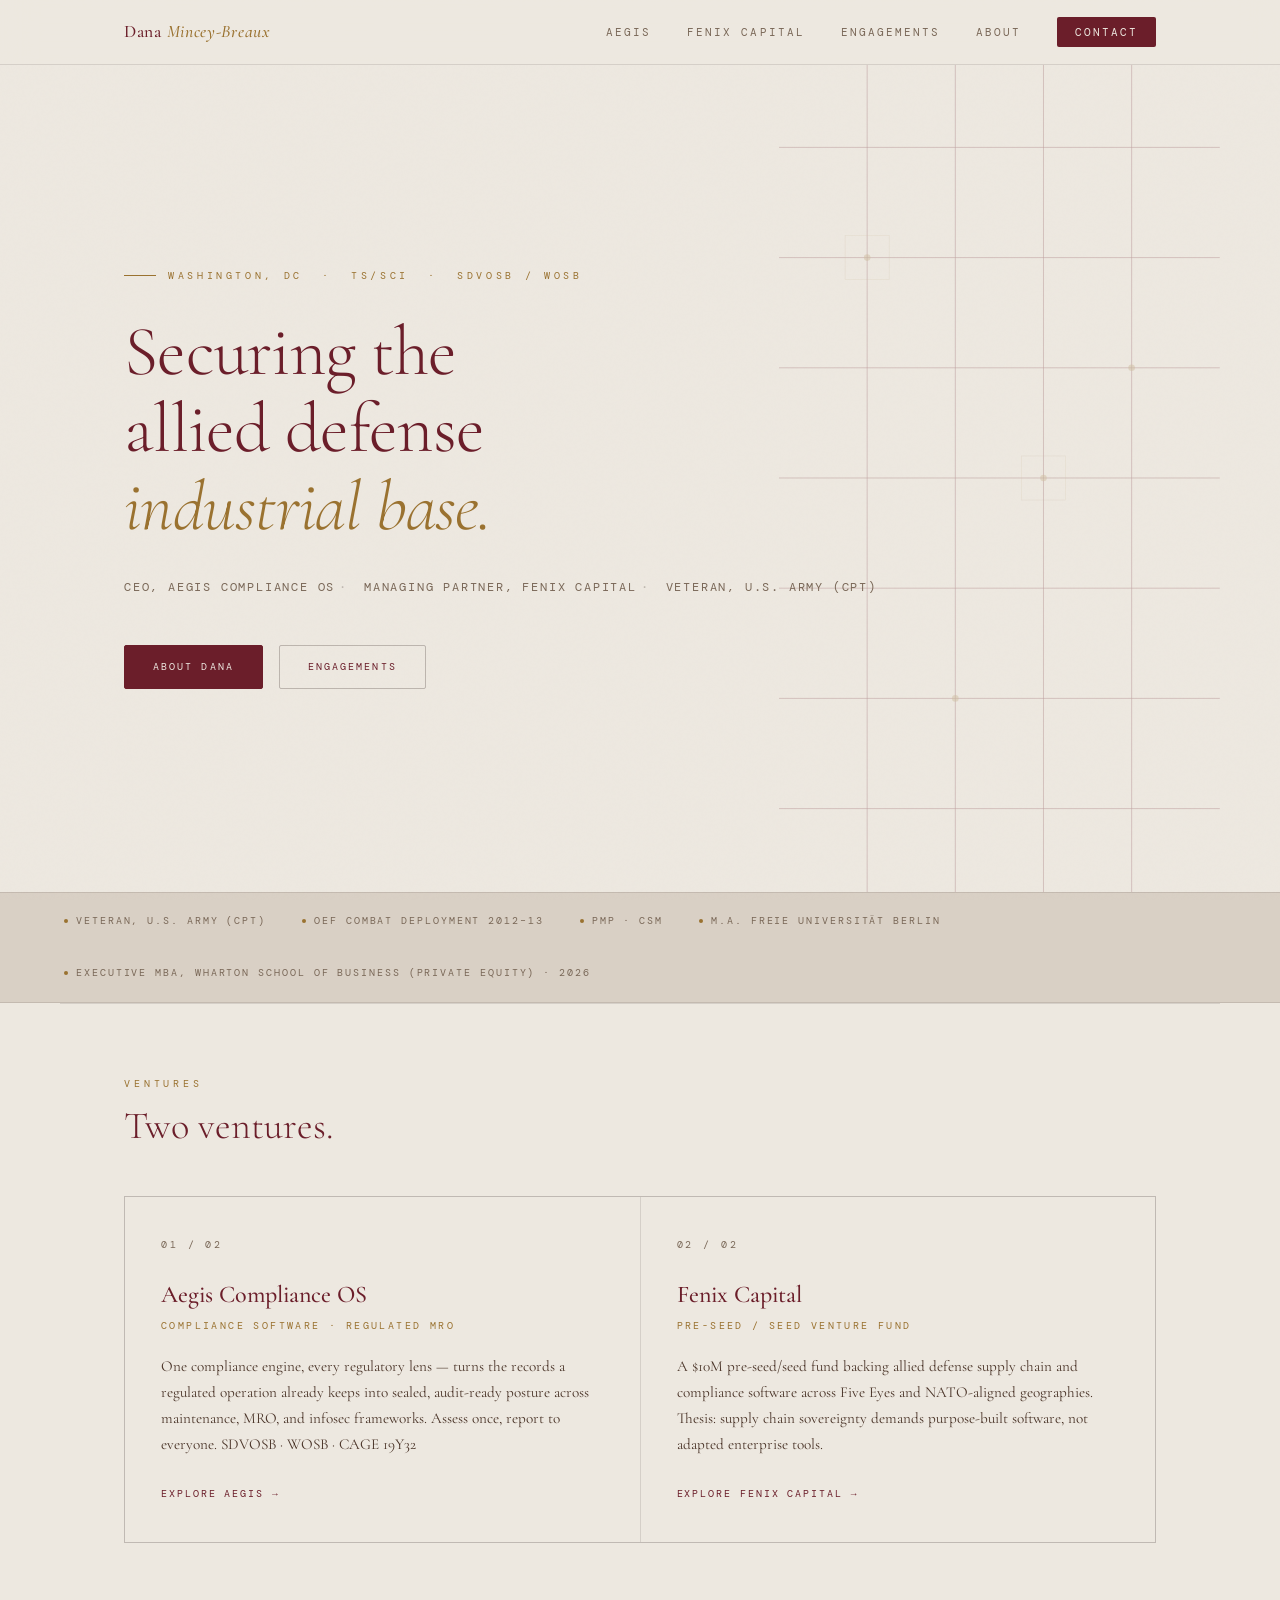
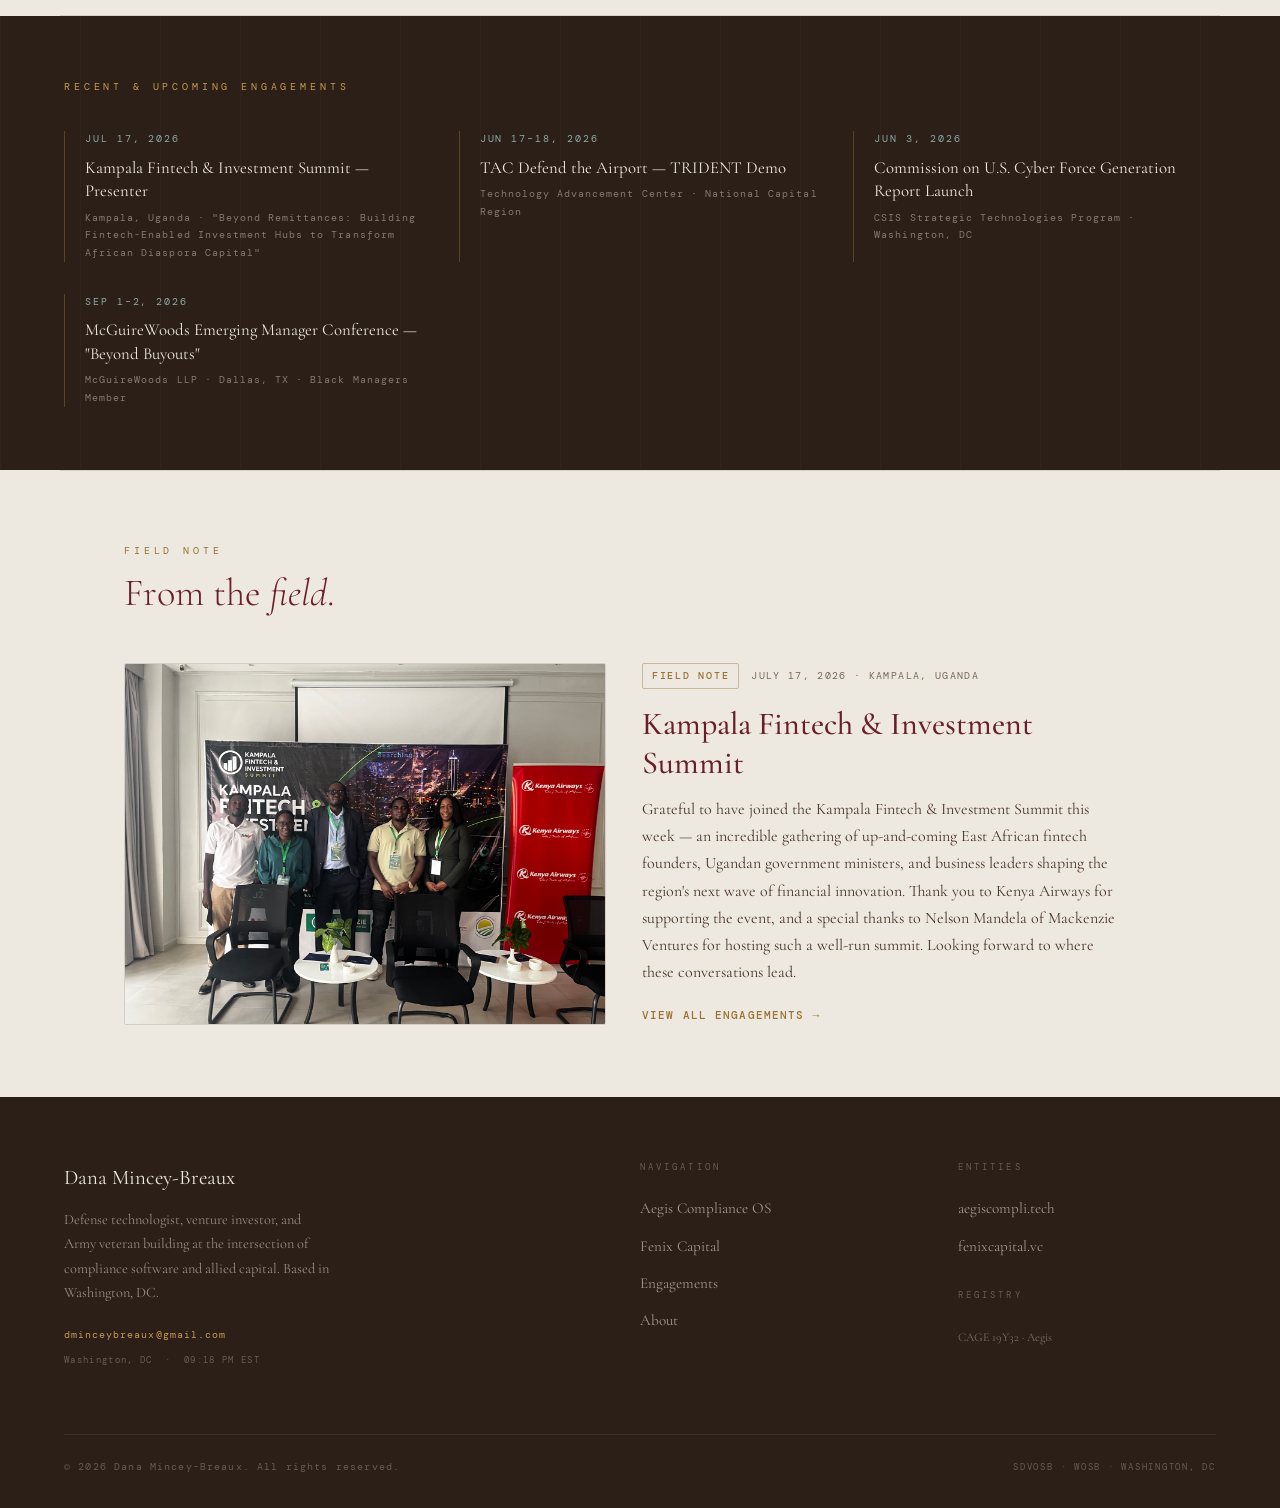
<file: index.html>
<!DOCTYPE html>
<html lang="en">
<head>
  <meta charset="UTF-8">
  <meta name="viewport" content="width=device-width, initial-scale=1.0">
  <title>Dana Mincey-Breaux — Defense Technologist · Founder · Investor</title>
  <meta name="description" content="Dana Mincey-Breaux — U.S. Army veteran (CPT), CEO of Aegis Compliance OS and Managing Partner of Fenix Capital, building at the intersection of defense, technology, and capital.">
  <link rel="stylesheet" href="css/style.css">
</head>
<body>

<!-- NAV -->
<nav class="nav">
  <div class="nav-inner">
    <a class="nav-logo" href="index.html">Dana <span>Mincey-Breaux</span></a>
    <ul class="nav-links">
      <li><a href="aegis.html">Aegis</a></li>
      <li><a href="fenix.html">Fenix Capital</a></li>
      <li><a href="engagements.html">Engagements</a></li>
      <li><a href="about.html">About</a></li>
      <li><a href="about.html#contact" class="nav-cta">Contact</a></li>
    </ul>
    <button class="nav-toggle" aria-label="Toggle navigation">
      <span></span><span></span><span></span>
    </button>
  </div>
</nav>

<div class="page">

  <!-- HERO -->
  <section class="hero container">
    <!-- Decorative grid -->
    <div class="hero-grid" aria-hidden="true">
      <svg viewBox="0 0 400 800" fill="none" xmlns="http://www.w3.org/2000/svg" preserveAspectRatio="xMaxYMid slice">
        <line x1="80" y1="0" x2="80" y2="800" stroke="#6B1E2A" stroke-width="0.5"/>
        <line x1="160" y1="0" x2="160" y2="800" stroke="#6B1E2A" stroke-width="0.5"/>
        <line x1="240" y1="0" x2="240" y2="800" stroke="#6B1E2A" stroke-width="0.5"/>
        <line x1="320" y1="0" x2="320" y2="800" stroke="#6B1E2A" stroke-width="0.5"/>
        <line x1="0" y1="100" x2="400" y2="100" stroke="#6B1E2A" stroke-width="0.5"/>
        <line x1="0" y1="200" x2="400" y2="200" stroke="#6B1E2A" stroke-width="0.5"/>
        <line x1="0" y1="300" x2="400" y2="300" stroke="#6B1E2A" stroke-width="0.5"/>
        <line x1="0" y1="400" x2="400" y2="400" stroke="#6B1E2A" stroke-width="0.5"/>
        <line x1="0" y1="500" x2="400" y2="500" stroke="#6B1E2A" stroke-width="0.5"/>
        <line x1="0" y1="600" x2="400" y2="600" stroke="#6B1E2A" stroke-width="0.5"/>
        <line x1="0" y1="700" x2="400" y2="700" stroke="#6B1E2A" stroke-width="0.5"/>
        <circle cx="80" cy="200" r="3" fill="#9A7230" opacity="0.5"/>
        <circle cx="240" cy="400" r="3" fill="#9A7230" opacity="0.5"/>
        <circle cx="160" cy="600" r="3" fill="#9A7230" opacity="0.5"/>
        <circle cx="320" cy="300" r="3" fill="#9A7230" opacity="0.5"/>
        <rect x="60" y="180" width="40" height="40" stroke="#9A7230" stroke-width="0.5" fill="none" opacity="0.3"/>
        <rect x="220" y="380" width="40" height="40" stroke="#9A7230" stroke-width="0.5" fill="none" opacity="0.3"/>
      </svg>
    </div>

    <div class="hero-eyebrow unredact unredact-1">
      Washington, DC &nbsp;·&nbsp; TS/SCI &nbsp;·&nbsp; SDVOSB / WOSB
    </div>

    <h1 class="hero-headline">
      <span class="unredact unredact-2">Securing the</span><br>
      <span class="unredact unredact-3">allied defense</span><br>
      <span class="unredact unredact-4"><em>industrial base.</em></span>
    </h1>

    <div class="hero-sub unredact unredact-4">
      <div class="hero-sub-item">CEO, Aegis Compliance OS</div>
      <div class="hero-sub-item">Managing Partner, Fenix Capital</div>
      <div class="hero-sub-item">Veteran, U.S. Army (CPT)</div>
    </div>

    <div class="hero-actions unredact unredact-4">
      <a href="about.html" class="btn btn-primary">About Dana</a>
      <a href="engagements.html" class="btn btn-outline">Engagements</a>
    </div>
  </section>

  <!-- CREDENTIALS BAR -->
  <div class="credentials-bar">
    <div class="credentials-inner">
      <div class="cred-item">Veteran, U.S. Army (CPT)</div>
      <div class="cred-item">OEF Combat Deployment 2012–13</div>
      <div class="cred-item">PMP · CSM</div>
      <div class="cred-item">M.A. Freie Universität Berlin</div>
      <div class="cred-item">Executive MBA, Wharton School of Business (Private Equity) · 2026</div>
    </div>
  </div>

  <hr class="divider">

  <!-- ENTITIES -->
  <section class="entities">
    <div class="section-header reveal">
      <div class="section-label">Ventures</div>
      <h2 class="section-title">Two ventures.</h2>
    </div>

    <div class="entity-grid">
      <a class="entity-card reveal" href="aegis.html">
        <div class="entity-num">01 / 02</div>
        <div class="entity-name">Aegis Compliance OS</div>
        <div class="entity-type">Compliance Software · Regulated MRO</div>
        <p class="entity-desc">
          One compliance engine, every regulatory lens — turns the records a regulated
          operation already keeps into sealed, audit-ready posture across maintenance, MRO,
          and infosec frameworks. Assess once, report to everyone.
          SDVOSB · WOSB · CAGE 19Y32
        </p>
        <div class="entity-link">Explore Aegis</div>
      </a>

      <a class="entity-card reveal" href="fenix.html">
        <div class="entity-num">02 / 02</div>
        <div class="entity-name">Fenix Capital</div>
        <div class="entity-type">Pre-Seed / Seed Venture Fund</div>
        <p class="entity-desc">
          A $10M pre-seed/seed fund backing allied defense supply chain and compliance
          software across Five Eyes and NATO-aligned geographies. Thesis: supply chain
          sovereignty demands purpose-built software, not adapted enterprise tools.
        </p>
        <div class="entity-link">Explore Fenix Capital</div>
      </a>
    </div>
  </section>

  <hr class="divider">

  <!-- ENGAGEMENTS STRIP -->
  <section class="engagements-strip">
    <div class="engagements-inner">
      <div class="engagements-label">Recent &amp; Upcoming Engagements</div>
      <div class="engagement-list">
        <div class="engagement-item reveal">
          <div class="engagement-date">Jul 17, 2026</div>
          <div class="engagement-title">Kampala Fintech &amp; Investment Summit — Presenter</div>
          <div class="engagement-org">Kampala, Uganda · "Beyond Remittances: Building Fintech-Enabled Investment Hubs to Transform African Diaspora Capital"</div>
        </div>
        <div class="engagement-item reveal">
          <div class="engagement-date">Jun 17–18, 2026</div>
          <div class="engagement-title">TAC Defend the Airport — TRIDENT Demo</div>
          <div class="engagement-org">Technology Advancement Center · National Capital Region</div>
        </div>
        <div class="engagement-item reveal">
          <div class="engagement-date">Jun 3, 2026</div>
          <div class="engagement-title">Commission on U.S. Cyber Force Generation Report Launch</div>
          <div class="engagement-org">CSIS Strategic Technologies Program · Washington, DC</div>
        </div>
        <div class="engagement-item reveal">
          <div class="engagement-date">Sep 1–2, 2026</div>
          <div class="engagement-title">McGuireWoods Emerging Manager Conference — "Beyond Buyouts"</div>
          <div class="engagement-org">McGuireWoods LLP · Dallas, TX · Black Managers Member</div>
        </div>
      </div>
    </div>
  </section>

  <hr class="divider">

  <!-- FIELD NOTE -->
  <section class="section container">
    <div class="section-header reveal">
      <div class="section-label">Field Note</div>
      <h2 class="section-title">From the <em>field</em>.</h2>
    </div>
    <div class="reveal" style="display:flex; flex-wrap:wrap; gap:36px; align-items:stretch; max-width:1000px; margin-top:8px;">
      <div style="flex:1 1 340px; min-width:280px;">
        <img src="assets/kampala-fintech-summit.jpg" alt="Dana Mincey-Breaux with East African fintech founders and leaders at the Kampala Fintech &amp; Investment Summit, Kampala, Uganda" style="display:block; width:100%; height:100%; object-fit:cover; border:1px solid var(--rule); border-radius:2px;">
      </div>
      <div style="flex:1 1 340px; min-width:280px; display:flex; flex-direction:column; justify-content:center;">
        <div style="display:flex; gap:12px; align-items:center; margin-bottom:16px;">
          <span style="font-family:var(--font-mono); font-size:0.6rem; font-weight:500; letter-spacing:0.18em; text-transform:uppercase; color:var(--blue); border:1px solid rgba(154,114,48,0.4); border-radius:2px; padding:4px 9px;">Field Note</span>
          <span style="font-family:var(--font-mono); font-size:0.6rem; letter-spacing:0.14em; text-transform:uppercase; color:var(--text-light);">July 17, 2026 · Kampala, Uganda</span>
        </div>
        <h3 style="font-family:var(--font-display); font-size:clamp(1.5rem,2.6vw,2rem); font-weight:500; line-height:1.2; color:var(--navy); margin-bottom:14px;">Kampala Fintech &amp; Investment Summit</h3>
        <p style="font-size:1rem; line-height:1.7; color:var(--text-mid); margin-bottom:20px;">Grateful to have joined the Kampala Fintech &amp; Investment Summit this week — an incredible gathering of up-and-coming East African fintech founders, Ugandan government ministers, and business leaders shaping the region's next wave of financial innovation. Thank you to Kenya Airways for supporting the event, and a special thanks to Nelson Mandela of Mackenzie Ventures for hosting such a well-run summit. Looking forward to where these conversations lead.</p>
        <a href="engagements.html" style="font-family:var(--font-mono); font-size:0.7rem; font-weight:500; letter-spacing:0.1em; text-transform:uppercase; color:var(--blue); text-decoration:none;">View all engagements →</a>
      </div>
    </div>
  </section>

  <!-- FOOTER -->
  <footer class="footer">
    <div class="footer-inner">
      <div>
        <div class="footer-about-name">Dana Mincey-Breaux</div>
        <p class="footer-about-desc">
          Defense technologist, venture investor, and Army veteran building at the intersection
          of compliance software and allied capital.
          Based in Washington, DC.
        </p>
        <div class="footer-contact-line">
          <a href="mailto:dminceybreaux@gmail.com">dminceybreaux@gmail.com</a>
        </div>
        <div class="footer-contact-line" style="margin-top:10px;font-family:var(--font-mono);font-size:0.55rem;letter-spacing:0.15em;color:rgba(237,232,224,0.3);">
          Washington, DC &nbsp;·&nbsp; <span id="live-clock"></span>
        </div>
      </div>
      <div>
        <div class="footer-col-label">Navigation</div>
        <ul class="footer-links">
          <li><a href="aegis.html">Aegis Compliance OS</a></li>
          <li><a href="fenix.html">Fenix Capital</a></li>
          <li><a href="engagements.html">Engagements</a></li>
          <li><a href="about.html">About</a></li>
        </ul>
      </div>
      <div>
        <div class="footer-col-label">Entities</div>
        <ul class="footer-links">
          <li><a href="https://aegiscompli.tech" target="_blank" rel="noopener">aegiscompli.tech</a></li>
          <li><a href="https://fenixcapital.vc" target="_blank" rel="noopener">fenixcapital.vc</a></li>
        </ul>
        <div class="footer-col-label" style="margin-top:28px;">Registry</div>
        <ul class="footer-links">
          <li><a href="#" style="font-size:0.75rem;color:rgba(237,232,224,0.4);">CAGE 19Y32 · Aegis</a></li>
        </ul>
      </div>
    </div>
    <div class="footer-bottom">
      <div class="footer-copy">© 2026 Dana Mincey-Breaux. All rights reserved.</div>
      <div class="footer-sdvosb">SDVOSB · WOSB · Washington, DC</div>
    </div>
  </footer>

</div><!-- end .page -->

<script src="js/main.js"></script>
</body>
</html>
</file>
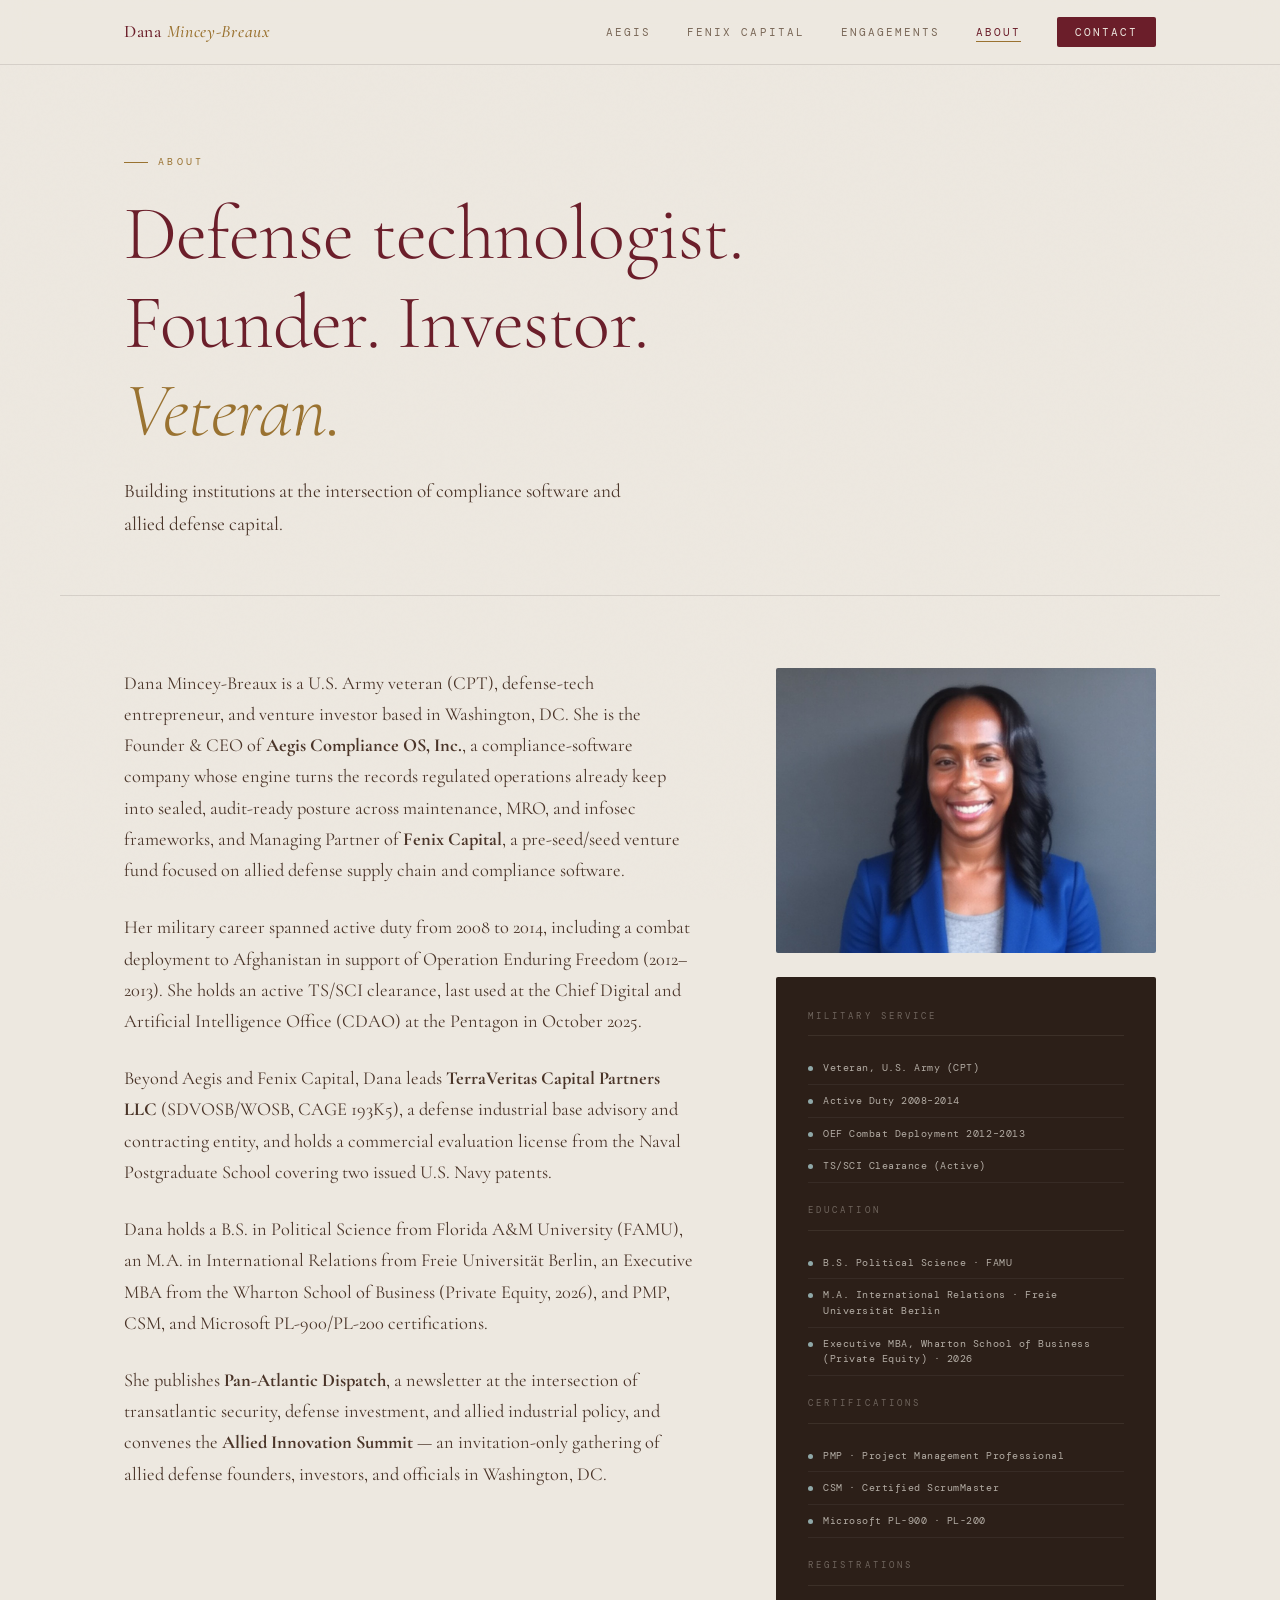
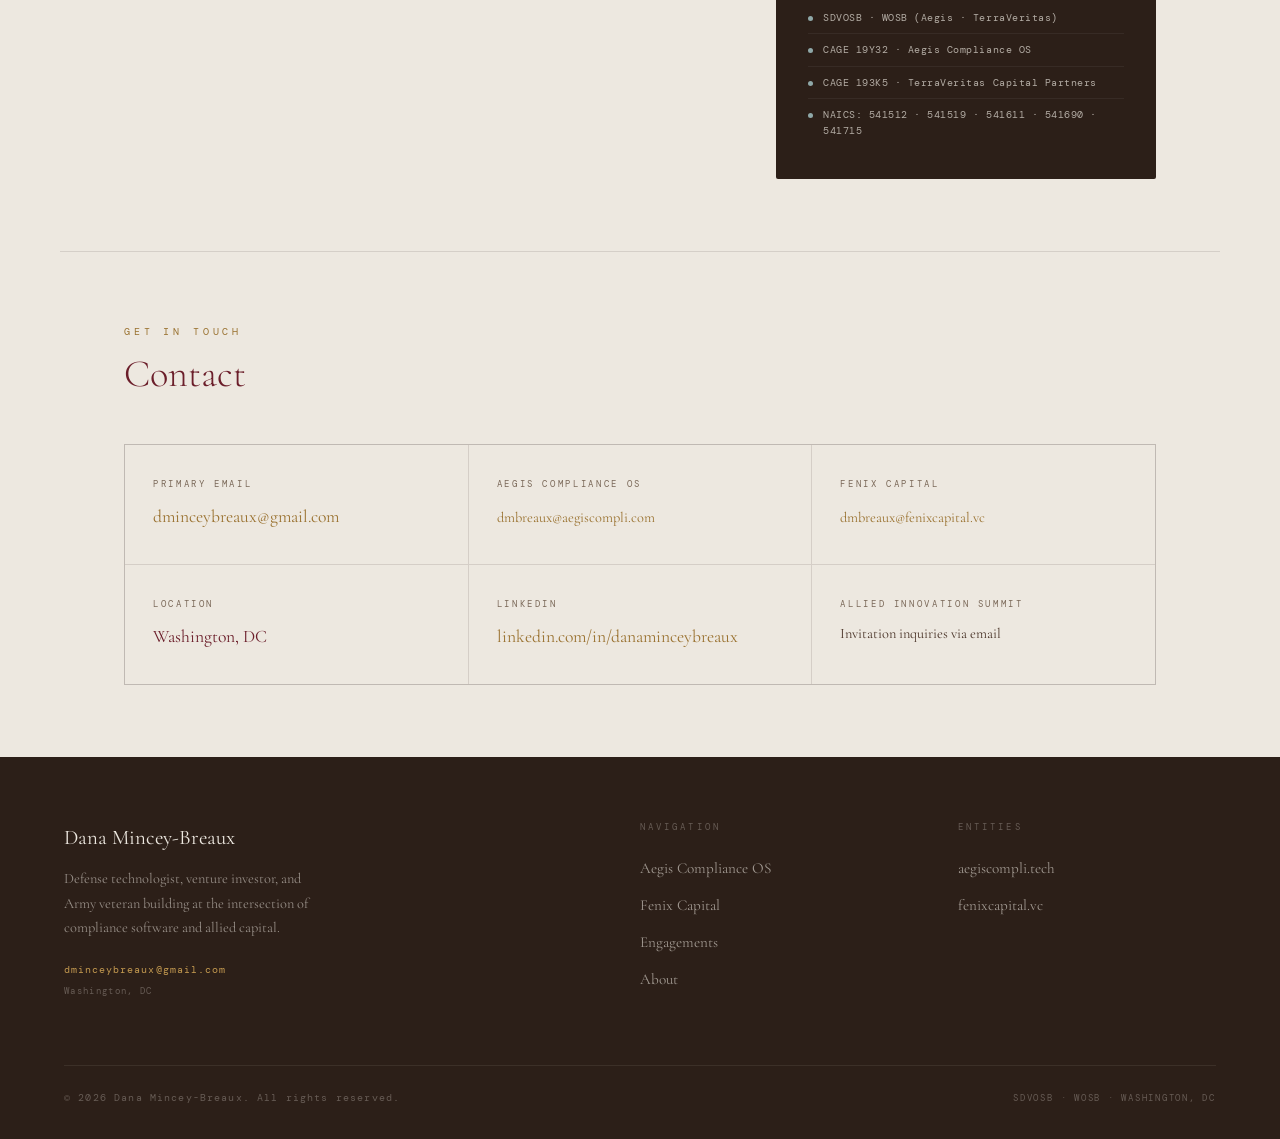
<file: about.html>
<!DOCTYPE html>
<html lang="en">
<head>
  <meta charset="UTF-8">
  <meta name="viewport" content="width=device-width, initial-scale=1.0">
  <title>About — Dana Mincey-Breaux</title>
  <meta name="description" content="U.S. Army veteran (CPT), defense-tech founder, and venture investor building at the intersection of compliance software, allied capital, and national security.">
  <link rel="stylesheet" href="css/style.css">
</head>
<body>

<nav class="nav">
  <div class="nav-inner">
    <a class="nav-logo" href="index.html">Dana <span>Mincey-Breaux</span></a>
    <ul class="nav-links">
      <li><a href="aegis.html">Aegis</a></li>
      <li><a href="fenix.html">Fenix Capital</a></li>
      <li><a href="engagements.html">Engagements</a></li>
      <li><a href="about.html">About</a></li>
      <li><a href="about.html#contact" class="nav-cta">Contact</a></li>
    </ul>
    <button class="nav-toggle" aria-label="Toggle navigation">
      <span></span><span></span><span></span>
    </button>
  </div>
</nav>

<div class="page">

  <div class="page-hero">
    <div class="page-hero-eyebrow">About</div>
    <h1>Defense technologist.<br>Founder. Investor.<br><em style="color:var(--blue);font-style:italic;">Veteran.</em></h1>
    <p class="page-hero-sub">
      Building institutions at the intersection of compliance software
      and allied defense capital.
    </p>
  </div>

  <section class="section">
    <div class="bio-grid">
      <div class="bio-body">
        <p>
          Dana Mincey-Breaux is a U.S. Army veteran (CPT), defense-tech
          entrepreneur, and venture investor based in Washington, DC. She is the
          Founder &amp; CEO of <strong>Aegis Compliance OS, Inc.</strong>, a compliance-software
          company whose engine turns the records regulated operations already keep into
          sealed, audit-ready posture across maintenance, MRO, and infosec frameworks, and
          Managing Partner of <strong>Fenix Capital</strong>, a
          pre-seed/seed venture fund focused on allied defense supply chain and compliance
          software.
        </p>
        <p>
          Her military career spanned active duty from 2008 to 2014, including a combat
          deployment to Afghanistan in support of Operation Enduring Freedom (2012–2013).
          She holds an active TS/SCI clearance, last used at the Chief Digital and
          Artificial Intelligence Office (CDAO) at the Pentagon in October 2025.
        </p>
        <p>
          Beyond Aegis and Fenix Capital, Dana leads <strong>TerraVeritas Capital Partners LLC</strong>
          (SDVOSB/WOSB, CAGE 193K5), a defense industrial base advisory and contracting
          entity, and holds a commercial evaluation license from the Naval Postgraduate
          School covering two issued U.S. Navy patents.
        </p>
        <p>
          Dana holds a B.S. in Political Science from Florida A&amp;M University (FAMU), an
          M.A. in International Relations from Freie Universität Berlin, an Executive MBA
          from the Wharton School of Business (Private Equity, 2026), and PMP, CSM, and
          Microsoft PL-900/PL-200 certifications.
        </p>
        <p>
          She publishes <strong>Pan-Atlantic Dispatch</strong>, a newsletter at the intersection of
          transatlantic security, defense investment, and allied industrial policy, and
          convenes the <strong>Allied Innovation Summit</strong> — an invitation-only gathering of
          allied defense founders, investors, and officials in Washington, DC.
        </p>
      </div>

      <div>
        <img src="assets/professional-photo.jpg" alt="Portrait of Dana Mincey-Breaux" class="about-portrait reveal">
        <div class="credentials-panel reveal">
          <div class="creds-section-label">Military Service</div>
          <div class="cred-row"><div class="cred-dot"></div><div class="cred-text">Veteran, U.S. Army (CPT)</div></div>
          <div class="cred-row"><div class="cred-dot"></div><div class="cred-text">Active Duty 2008–2014</div></div>
          <div class="cred-row"><div class="cred-dot"></div><div class="cred-text">OEF Combat Deployment 2012–2013</div></div>
          <div class="cred-row"><div class="cred-dot"></div><div class="cred-text">TS/SCI Clearance (Active)</div></div>

          <div class="creds-section-label" style="margin-top:20px;">Education</div>
          <div class="cred-row"><div class="cred-dot"></div><div class="cred-text">B.S. Political Science · FAMU</div></div>
          <div class="cred-row"><div class="cred-dot"></div><div class="cred-text">M.A. International Relations · Freie Universität Berlin</div></div>
          <div class="cred-row"><div class="cred-dot"></div><div class="cred-text">Executive MBA, Wharton School of Business (Private Equity) · 2026</div></div>

          <div class="creds-section-label" style="margin-top:20px;">Certifications</div>
          <div class="cred-row"><div class="cred-dot"></div><div class="cred-text">PMP · Project Management Professional</div></div>
          <div class="cred-row"><div class="cred-dot"></div><div class="cred-text">CSM · Certified ScrumMaster</div></div>
          <div class="cred-row"><div class="cred-dot"></div><div class="cred-text">Microsoft PL-900 · PL-200</div></div>

          <div class="creds-section-label" style="margin-top:20px;">Registrations</div>
          <div class="cred-row"><div class="cred-dot"></div><div class="cred-text">SDVOSB · WOSB (Aegis · TerraVeritas)</div></div>
          <div class="cred-row"><div class="cred-dot"></div><div class="cred-text">CAGE 19Y32 · Aegis Compliance OS</div></div>
          <div class="cred-row"><div class="cred-dot"></div><div class="cred-text">CAGE 193K5 · TerraVeritas Capital Partners</div></div>
          <div class="cred-row"><div class="cred-dot"></div><div class="cred-text">NAICS: 541512 · 541519 · 541611 · 541690 · 541715</div></div>
        </div>
      </div>
    </div>
  </section>

  <hr class="divider">

  <!-- CONTACT -->
  <section class="section" id="contact">
    <div class="section-header reveal">
      <div class="section-label">Get in Touch</div>
      <h2 class="section-title">Contact</h2>
    </div>
    <div class="three-col reveal">
      <div class="info-cell">
        <div class="info-cell-label">Primary Email</div>
        <div class="info-cell-value"><a href="mailto:dminceybreaux@gmail.com" style="color:var(--blue);">dminceybreaux@gmail.com</a></div>
      </div>
      <div class="info-cell">
        <div class="info-cell-label">Aegis Compliance OS</div>
        <div class="info-cell-value"><a href="mailto:dmbreaux@aegiscompli.com" style="color:var(--blue);font-size:0.9rem;">dmbreaux@aegiscompli.com</a></div>
      </div>
      <div class="info-cell">
        <div class="info-cell-label">Fenix Capital</div>
        <div class="info-cell-value"><a href="mailto:dmbreaux@fenixcapital.vc" style="color:var(--blue);font-size:0.9rem;">dmbreaux@fenixcapital.vc</a></div>
      </div>
      <div class="info-cell">
        <div class="info-cell-label">Location</div>
        <div class="info-cell-value">Washington, DC</div>
      </div>
      <div class="info-cell">
        <div class="info-cell-label">LinkedIn</div>
        <div class="info-cell-value"><a href="https://linkedin.com/in/danaminceybreaux" target="_blank" rel="noopener" style="color:var(--blue);">linkedin.com/in/danaminceybreaux</a></div>
      </div>
      <div class="info-cell">
        <div class="info-cell-label">Allied Innovation Summit</div>
        <div class="info-cell-value" style="font-size:0.9rem;color:var(--text-mid);">Invitation inquiries via email</div>
      </div>
    </div>
  </section>

  <footer class="footer">
    <div class="footer-inner">
      <div>
        <div class="footer-about-name">Dana Mincey-Breaux</div>
        <p class="footer-about-desc">Defense technologist, venture investor, and Army veteran building at the intersection of compliance software and allied capital.</p>
        <div class="footer-contact-line"><a href="mailto:dminceybreaux@gmail.com">dminceybreaux@gmail.com</a></div>
        <div class="footer-contact-line" style="margin-top:6px;font-family:var(--font-mono);font-size:0.55rem;letter-spacing:0.15em;color:rgba(237,232,224,0.3);">Washington, DC</div>
      </div>
      <div>
        <div class="footer-col-label">Navigation</div>
        <ul class="footer-links">
          <li><a href="aegis.html">Aegis Compliance OS</a></li>
          <li><a href="fenix.html">Fenix Capital</a></li>
          <li><a href="engagements.html">Engagements</a></li>
          <li><a href="about.html">About</a></li>
        </ul>
      </div>
      <div>
        <div class="footer-col-label">Entities</div>
        <ul class="footer-links">
          <li><a href="https://aegiscompli.tech" target="_blank" rel="noopener">aegiscompli.tech</a></li>
          <li><a href="https://fenixcapital.vc" target="_blank" rel="noopener">fenixcapital.vc</a></li>
        </ul>
      </div>
    </div>
    <div class="footer-bottom">
      <div class="footer-copy">© 2026 Dana Mincey-Breaux. All rights reserved.</div>
      <div class="footer-sdvosb">SDVOSB · WOSB · Washington, DC</div>
    </div>
  </footer>

</div>
<script src="js/main.js"></script>
</body>
</html>
</file>
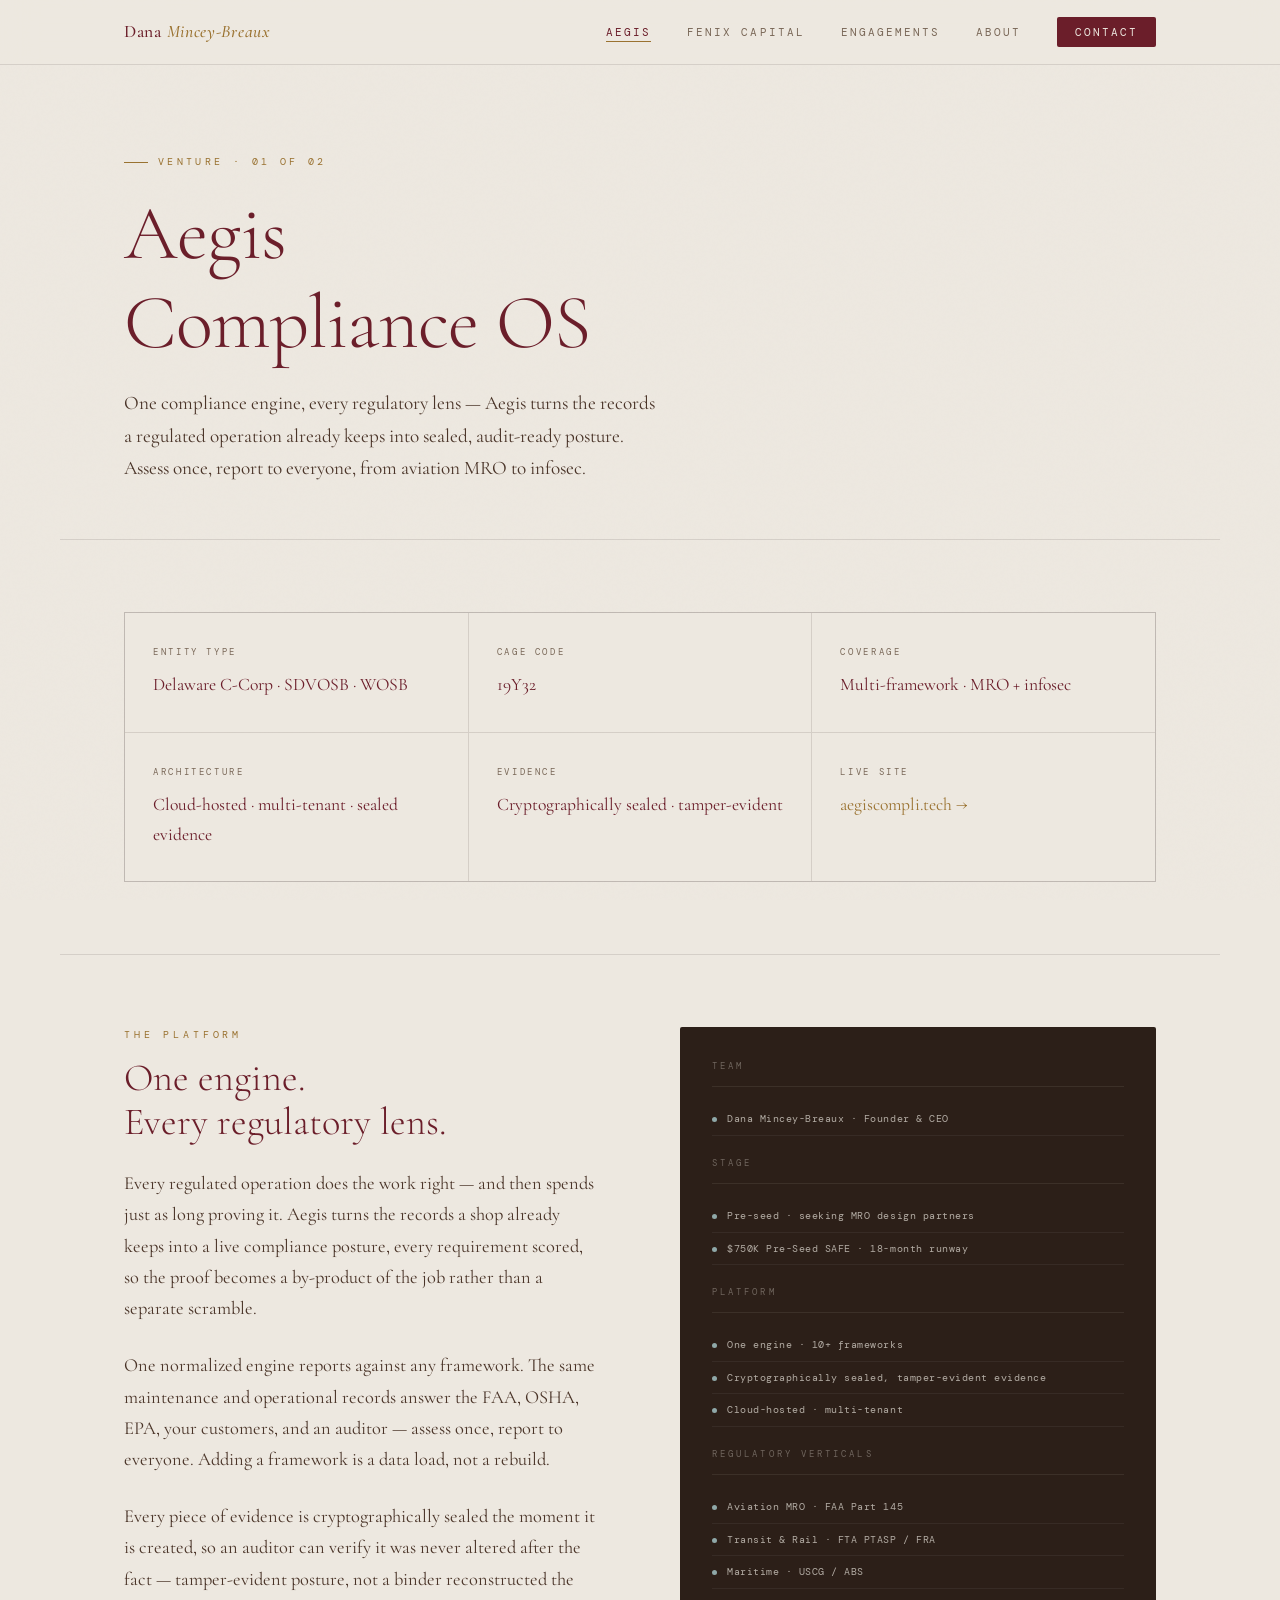
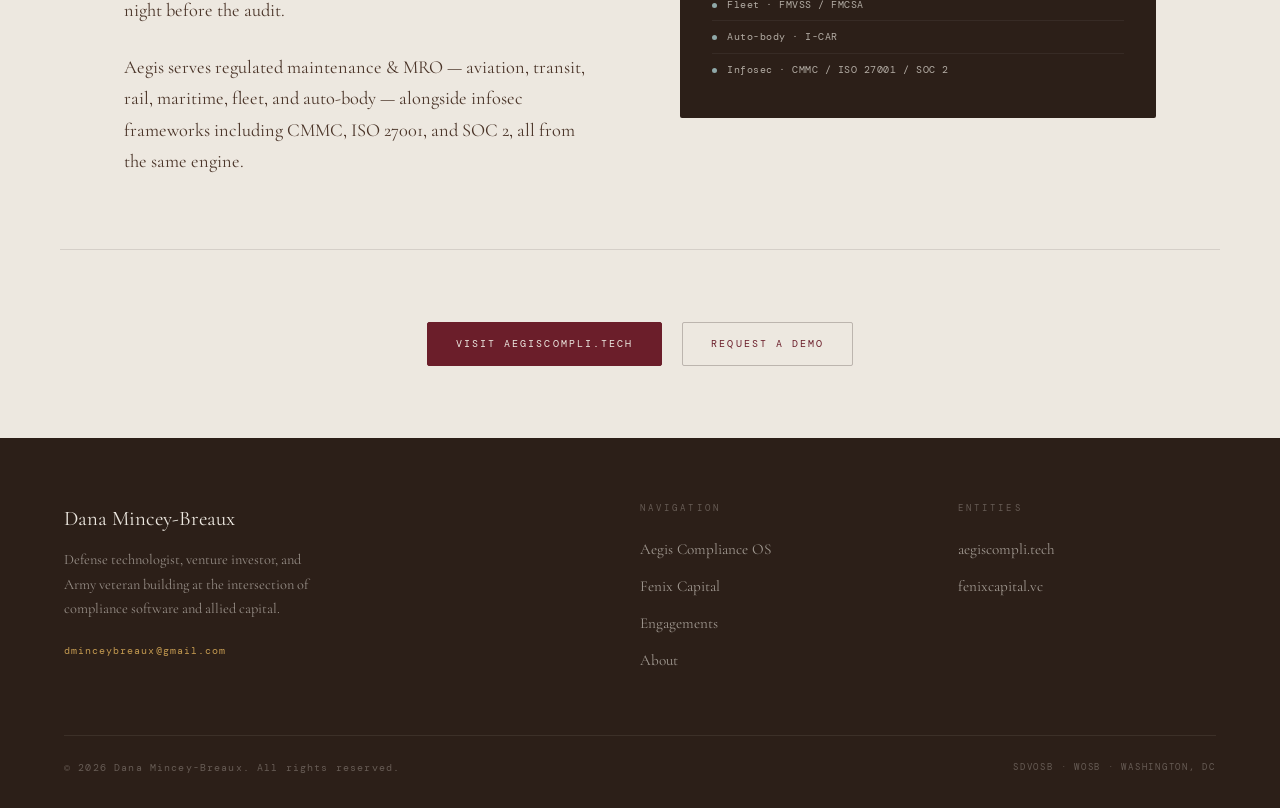
<file: aegis.html>
<!DOCTYPE html>
<html lang="en">
<head>
  <meta charset="UTF-8">
  <meta name="viewport" content="width=device-width, initial-scale=1.0">
  <title>Aegis Compliance OS — Dana Mincey-Breaux</title>
  <meta name="description" content="Aegis Compliance OS — one compliance engine, every regulatory lens. Sealed, audit-ready posture for regulated maintenance & MRO and infosec frameworks.">
  <link rel="stylesheet" href="css/style.css">
</head>
<body>

<nav class="nav">
  <div class="nav-inner">
    <a class="nav-logo" href="index.html">Dana <span>Mincey-Breaux</span></a>
    <ul class="nav-links">
      <li><a href="aegis.html">Aegis</a></li>
      <li><a href="fenix.html">Fenix Capital</a></li>
      <li><a href="engagements.html">Engagements</a></li>
      <li><a href="about.html">About</a></li>
      <li><a href="about.html#contact" class="nav-cta">Contact</a></li>
    </ul>
    <button class="nav-toggle" aria-label="Toggle navigation">
      <span></span><span></span><span></span>
    </button>
  </div>
</nav>

<div class="page">

  <div class="page-hero">
    <div class="page-hero-eyebrow">Venture · 01 of 02</div>
    <h1>Aegis<br>Compliance OS</h1>
    <p class="page-hero-sub">
      One compliance engine, every regulatory lens — Aegis turns the records a regulated
      operation already keeps into sealed, audit-ready posture. Assess once, report to
      everyone, from aviation MRO to infosec.
    </p>
  </div>

  <section class="section">
    <div class="three-col reveal">
      <div class="info-cell">
        <div class="info-cell-label">Entity Type</div>
        <div class="info-cell-value">Delaware C-Corp · SDVOSB · WOSB</div>
      </div>
      <div class="info-cell">
        <div class="info-cell-label">CAGE Code</div>
        <div class="info-cell-value">19Y32</div>
      </div>
      <div class="info-cell">
        <div class="info-cell-label">Coverage</div>
        <div class="info-cell-value">Multi-framework · MRO + infosec</div>
      </div>
      <div class="info-cell">
        <div class="info-cell-label">Architecture</div>
        <div class="info-cell-value">Cloud-hosted · multi-tenant · sealed evidence</div>
      </div>
      <div class="info-cell">
        <div class="info-cell-label">Evidence</div>
        <div class="info-cell-value">Cryptographically sealed · tamper-evident</div>
      </div>
      <div class="info-cell">
        <div class="info-cell-label">Live Site</div>
        <div class="info-cell-value"><a href="https://aegiscompli.tech" target="_blank" rel="noopener" style="color:var(--blue);">aegiscompli.tech →</a></div>
      </div>
    </div>
  </section>

  <hr class="divider">

  <section class="section">
    <div class="two-col">
      <div class="reveal">
        <div class="section-label">The Platform</div>
        <h2 class="section-title" style="margin-bottom:24px;">One engine.<br>Every regulatory lens.</h2>
        <p style="margin-bottom:1.4em;">
          Every regulated operation does the work right — and then spends just as long
          proving it. Aegis turns the records a shop already keeps into a live compliance
          posture, every requirement scored, so the proof becomes a by-product of the job
          rather than a separate scramble.
        </p>
        <p style="margin-bottom:1.4em;">
          One normalized engine reports against any framework. The same maintenance and
          operational records answer the FAA, OSHA, EPA, your customers, and an auditor —
          assess once, report to everyone. Adding a framework is a data load, not a rebuild.
        </p>
        <p style="margin-bottom:1.4em;">
          Every piece of evidence is cryptographically sealed the moment it is created, so
          an auditor can verify it was never altered after the fact — tamper-evident posture,
          not a binder reconstructed the night before the audit.
        </p>
        <p>
          Aegis serves regulated maintenance &amp; MRO — aviation, transit, rail, maritime,
          fleet, and auto-body — alongside infosec frameworks including CMMC, ISO 27001,
          and SOC 2, all from the same engine.
        </p>
      </div>

      <div class="reveal">
        <div class="credentials-panel">
          <div class="creds-section-label">Team</div>
          <div class="cred-row"><div class="cred-dot"></div><div class="cred-text">Dana Mincey-Breaux · Founder &amp; CEO</div></div>

          <div class="creds-section-label" style="margin-top:20px;">Stage</div>
          <div class="cred-row"><div class="cred-dot"></div><div class="cred-text">Pre-seed · seeking MRO design partners</div></div>
          <div class="cred-row"><div class="cred-dot"></div><div class="cred-text">$750K Pre-Seed SAFE · 18-month runway</div></div>

          <div class="creds-section-label" style="margin-top:20px;">Platform</div>
          <div class="cred-row"><div class="cred-dot"></div><div class="cred-text">One engine · 10+ frameworks</div></div>
          <div class="cred-row"><div class="cred-dot"></div><div class="cred-text">Cryptographically sealed, tamper-evident evidence</div></div>
          <div class="cred-row"><div class="cred-dot"></div><div class="cred-text">Cloud-hosted · multi-tenant</div></div>

          <div class="creds-section-label" style="margin-top:20px;">Regulatory Verticals</div>
          <div class="cred-row"><div class="cred-dot"></div><div class="cred-text">Aviation MRO · FAA Part 145</div></div>
          <div class="cred-row"><div class="cred-dot"></div><div class="cred-text">Transit &amp; Rail · FTA PTASP / FRA</div></div>
          <div class="cred-row"><div class="cred-dot"></div><div class="cred-text">Maritime · USCG / ABS</div></div>
          <div class="cred-row"><div class="cred-dot"></div><div class="cred-text">Fleet · FMVSS / FMCSA</div></div>
          <div class="cred-row"><div class="cred-dot"></div><div class="cred-text">Auto-body · I-CAR</div></div>
          <div class="cred-row"><div class="cred-dot"></div><div class="cred-text">Infosec · CMMC / ISO 27001 / SOC 2</div></div>
        </div>
      </div>
    </div>
  </section>

  <hr class="divider">

  <section class="section" style="text-align:center;">
    <div class="reveal">
      <a href="https://aegiscompli.tech" target="_blank" rel="noopener" class="btn btn-primary" style="margin-right:16px;">Visit aegiscompli.tech</a>
      <a href="about.html#contact" class="btn btn-outline">Request a Demo</a>
    </div>
  </section>

  <footer class="footer">
    <div class="footer-inner">
      <div>
        <div class="footer-about-name">Dana Mincey-Breaux</div>
        <p class="footer-about-desc">Defense technologist, venture investor, and Army veteran building at the intersection of compliance software and allied capital.</p>
        <div class="footer-contact-line"><a href="mailto:dminceybreaux@gmail.com">dminceybreaux@gmail.com</a></div>
      </div>
      <div>
        <div class="footer-col-label">Navigation</div>
        <ul class="footer-links">
          <li><a href="aegis.html">Aegis Compliance OS</a></li>
          <li><a href="fenix.html">Fenix Capital</a></li>
          <li><a href="engagements.html">Engagements</a></li>
          <li><a href="about.html">About</a></li>
        </ul>
      </div>
      <div>
        <div class="footer-col-label">Entities</div>
        <ul class="footer-links">
          <li><a href="https://aegiscompli.tech" target="_blank" rel="noopener">aegiscompli.tech</a></li>
          <li><a href="https://fenixcapital.vc" target="_blank" rel="noopener">fenixcapital.vc</a></li>
        </ul>
      </div>
    </div>
    <div class="footer-bottom">
      <div class="footer-copy">© 2026 Dana Mincey-Breaux. All rights reserved.</div>
      <div class="footer-sdvosb">SDVOSB · WOSB · Washington, DC</div>
    </div>
  </footer>

</div>
<script src="js/main.js"></script>
</body>
</html>
</file>
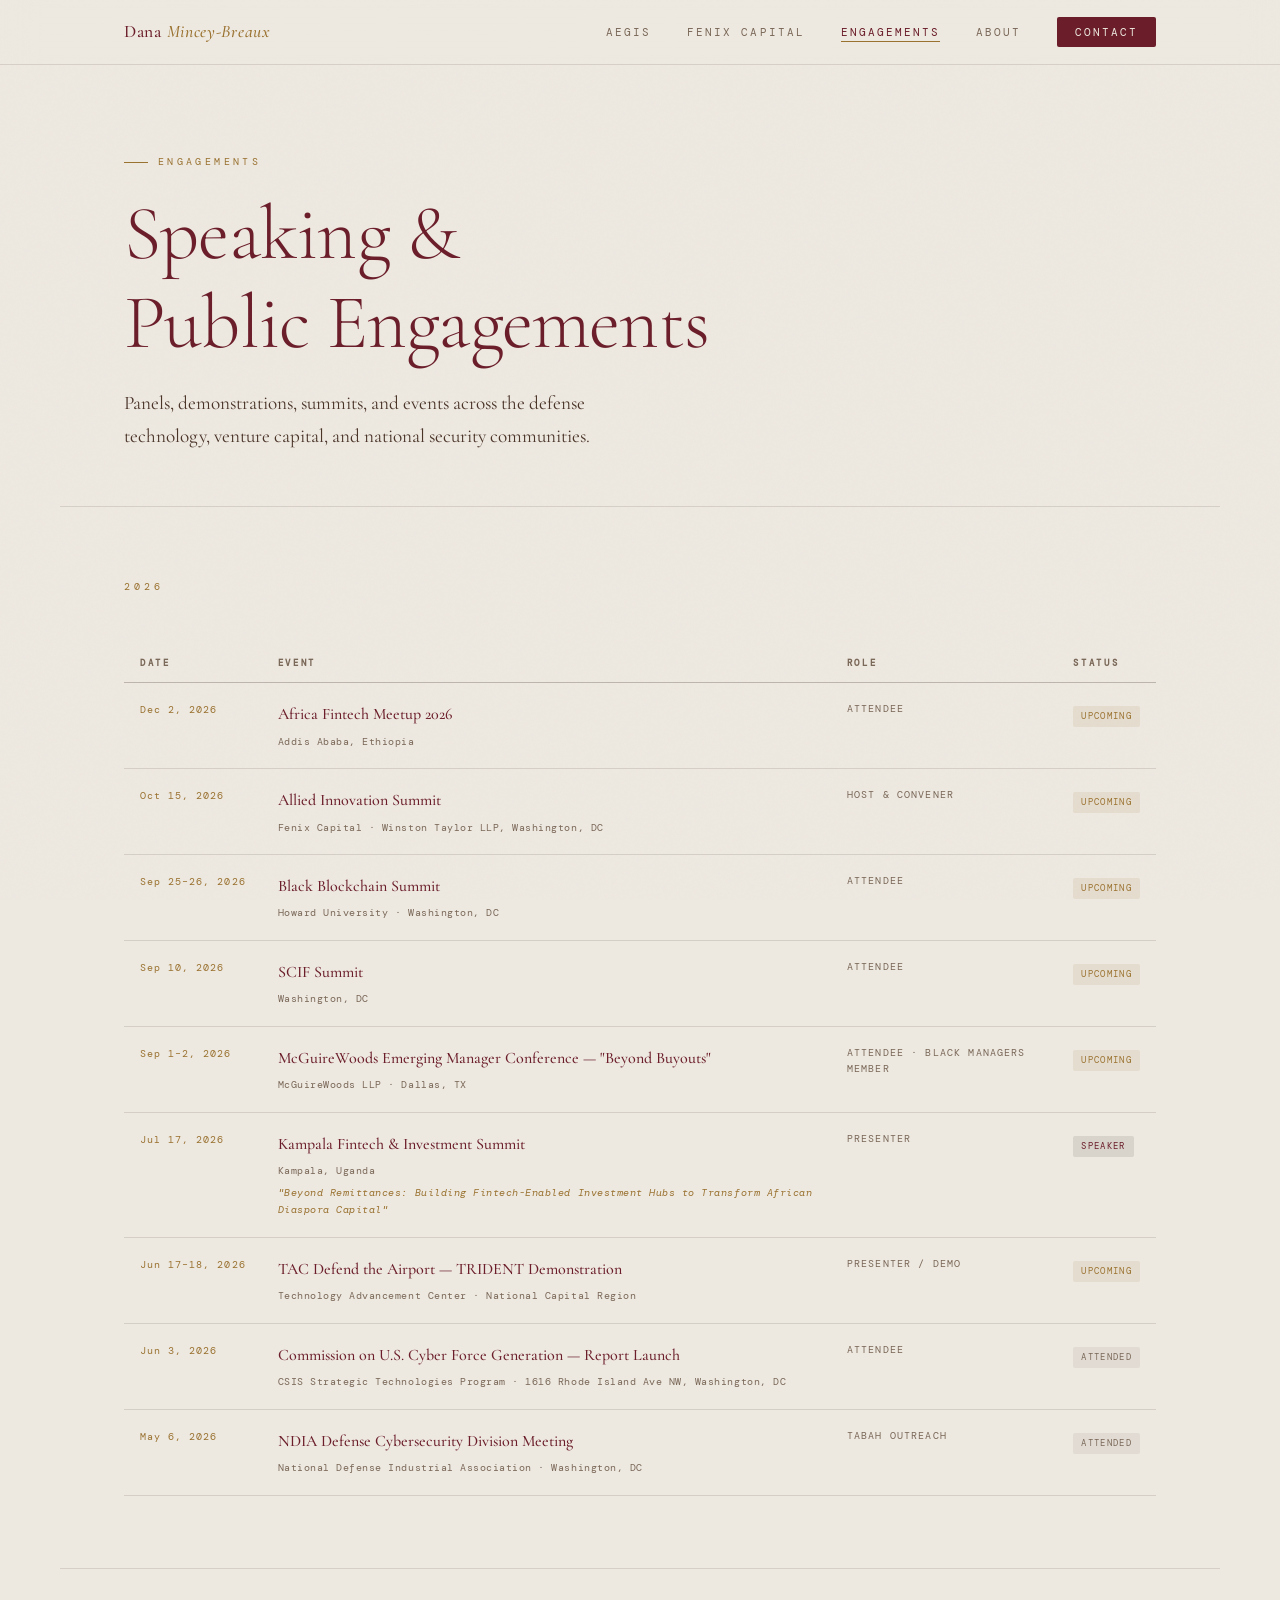
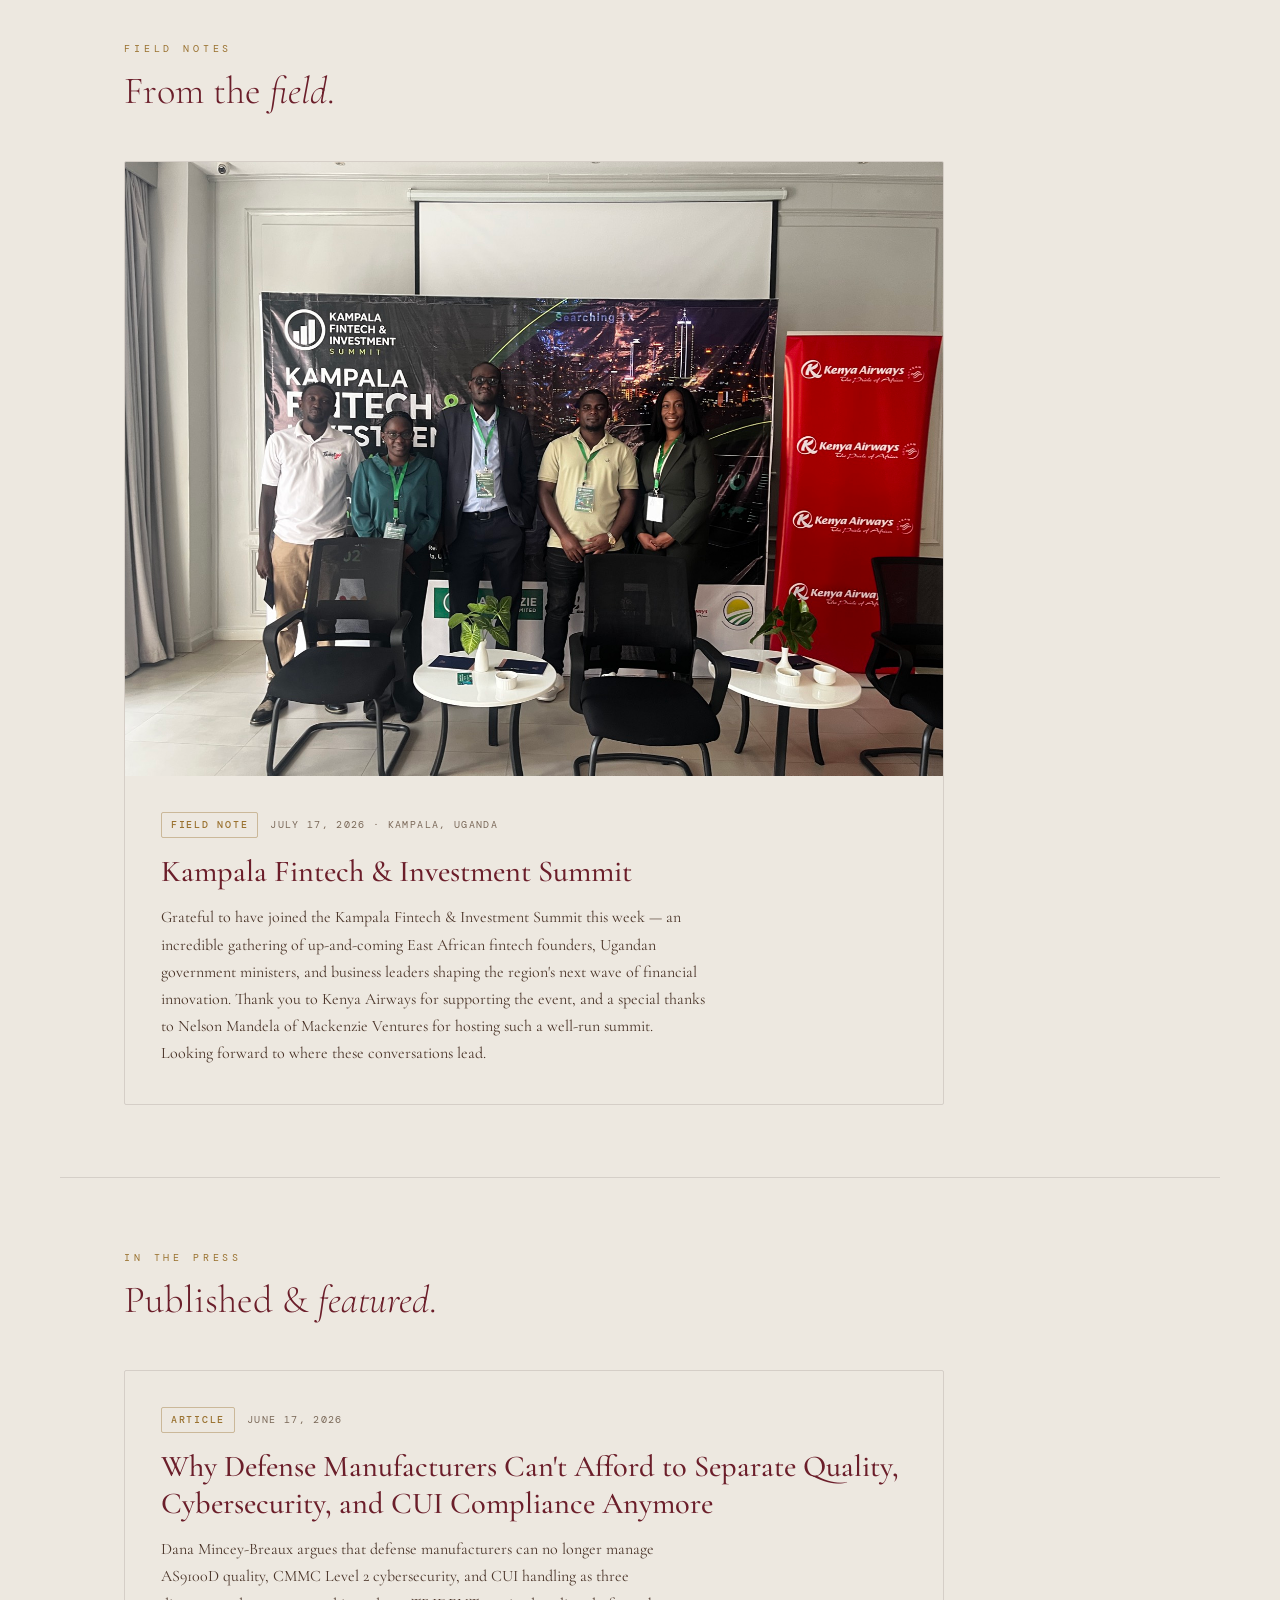
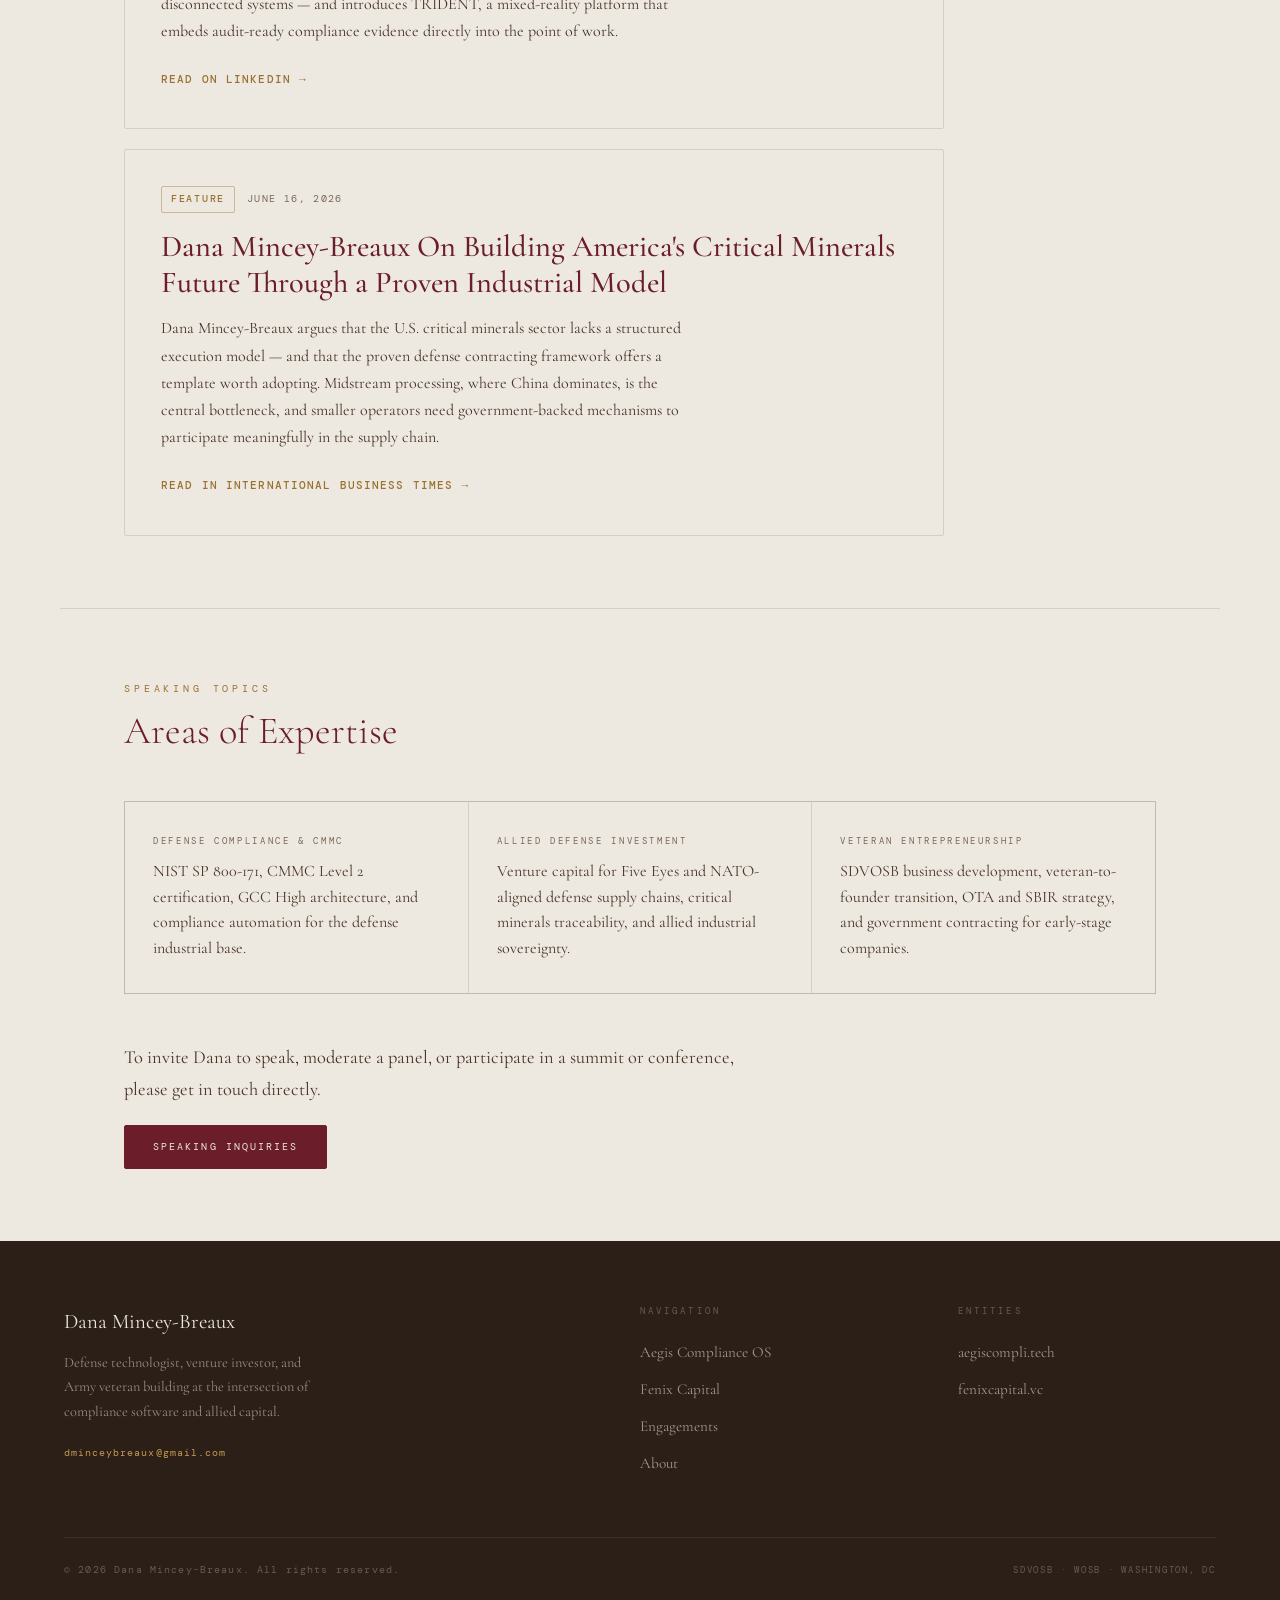
<file: engagements.html>
<!DOCTYPE html>
<html lang="en">
<head>
  <meta charset="UTF-8">
  <meta name="viewport" content="width=device-width, initial-scale=1.0">
  <title>Engagements — Dana Mincey-Breaux</title>
  <meta name="description" content="Speaking engagements, panels, events, and public appearances by Dana Mincey-Breaux.">
  <link rel="stylesheet" href="css/style.css">
</head>
<body>

<nav class="nav">
  <div class="nav-inner">
    <a class="nav-logo" href="index.html">Dana <span>Mincey-Breaux</span></a>
    <ul class="nav-links">
      <li><a href="aegis.html">Aegis</a></li>
      <li><a href="fenix.html">Fenix Capital</a></li>
      <li><a href="engagements.html">Engagements</a></li>
      <li><a href="about.html">About</a></li>
      <li><a href="about.html#contact" class="nav-cta">Contact</a></li>
    </ul>
    <button class="nav-toggle" aria-label="Toggle navigation">
      <span></span><span></span><span></span>
    </button>
  </div>
</nav>

<div class="page">

  <div class="page-hero">
    <div class="page-hero-eyebrow">Engagements</div>
    <h1>Speaking &amp;<br>Public Engagements</h1>
    <p class="page-hero-sub">
      Panels, demonstrations, summits, and events across the defense technology,
      venture capital, and national security communities.
    </p>
  </div>

  <section class="section">
    <div class="section-header reveal">
      <div class="section-label">2026</div>
    </div>

    <table class="engagement-table reveal">
      <thead>
        <tr>
          <th>Date</th>
          <th>Event</th>
          <th>Role</th>
          <th>Status</th>
        </tr>
      </thead>
      <tbody>
        <tr>
          <td class="et-date">Dec 2, 2026</td>
          <td>
            <div class="et-event">Africa Fintech Meetup 2026</div>
            <div class="et-org">Addis Ababa, Ethiopia</div>
          </td>
          <td class="et-role">Attendee</td>
          <td><span class="et-badge upcoming">Upcoming</span></td>
        </tr>
        <tr>
          <td class="et-date">Oct 15, 2026</td>
          <td>
            <div class="et-event">Allied Innovation Summit</div>
            <div class="et-org">Fenix Capital · Winston Taylor LLP, Washington, DC</div>
          </td>
          <td class="et-role">Host &amp; Convener</td>
          <td><span class="et-badge upcoming">Upcoming</span></td>
        </tr>
        <tr>
          <td class="et-date">Sep 25–26, 2026</td>
          <td>
            <div class="et-event">Black Blockchain Summit</div>
            <div class="et-org">Howard University · Washington, DC</div>
          </td>
          <td class="et-role">Attendee</td>
          <td><span class="et-badge upcoming">Upcoming</span></td>
        </tr>
        <tr>
          <td class="et-date">Sep 10, 2026</td>
          <td>
            <div class="et-event">SCIF Summit</div>
            <div class="et-org">Washington, DC</div>
          </td>
          <td class="et-role">Attendee</td>
          <td><span class="et-badge upcoming">Upcoming</span></td>
        </tr>
        <tr>
          <td class="et-date">Sep 1–2, 2026</td>
          <td>
            <div class="et-event">McGuireWoods Emerging Manager Conference — "Beyond Buyouts"</div>
            <div class="et-org">McGuireWoods LLP · Dallas, TX</div>
          </td>
          <td class="et-role">Attendee · Black Managers Member</td>
          <td><span class="et-badge upcoming">Upcoming</span></td>
        </tr>
        <tr>
          <td class="et-date">Jul 17, 2026</td>
          <td>
            <div class="et-event">Kampala Fintech &amp; Investment Summit</div>
            <div class="et-org">Kampala, Uganda</div>
            <div class="et-org" style="margin-top:4px;color:var(--blue);font-style:italic;">"Beyond Remittances: Building Fintech-Enabled Investment Hubs to Transform African Diaspora Capital"</div>
          </td>
          <td class="et-role">Presenter</td>
          <td><span class="et-badge speaker">Speaker</span></td>
        </tr>
        <tr>
          <td class="et-date">Jun 17–18, 2026</td>
          <td>
            <div class="et-event">TAC Defend the Airport — TRIDENT Demonstration</div>
            <div class="et-org">Technology Advancement Center · National Capital Region</div>
          </td>
          <td class="et-role">Presenter / Demo</td>
          <td><span class="et-badge upcoming">Upcoming</span></td>
        </tr>
        <tr>
          <td class="et-date">Jun 3, 2026</td>
          <td>
            <div class="et-event">Commission on U.S. Cyber Force Generation — Report Launch</div>
            <div class="et-org">CSIS Strategic Technologies Program · 1616 Rhode Island Ave NW, Washington, DC</div>
          </td>
          <td class="et-role">Attendee</td>
          <td><span class="et-badge completed">Attended</span></td>
        </tr>
        <tr>
          <td class="et-date">May 6, 2026</td>
          <td>
            <div class="et-event">NDIA Defense Cybersecurity Division Meeting</div>
            <div class="et-org">National Defense Industrial Association · Washington, DC</div>
          </td>
          <td class="et-role">TABAH Outreach</td>
          <td><span class="et-badge completed">Attended</span></td>
        </tr>
      </tbody>
    </table>
  </section>

  <hr class="divider">

  <section class="section">
    <div class="section-header reveal">
      <div class="section-label">Field Notes</div>
      <h2 class="section-title">From the <em>field</em>.</h2>
    </div>
    <div class="reveal" style="max-width:820px; border:1px solid var(--rule); border-radius:2px; overflow:hidden; margin-top:8px;">
      <img src="assets/kampala-fintech-summit.jpg" alt="Dana Mincey-Breaux with East African fintech founders and leaders at the Kampala Fintech &amp; Investment Summit, Kampala, Uganda" style="display:block; width:100%; height:auto;">
      <div style="padding:36px;">
        <div style="display:flex; gap:12px; align-items:center; margin-bottom:16px;">
          <span style="font-family:var(--font-mono); font-size:0.6rem; font-weight:500; letter-spacing:0.18em; text-transform:uppercase; color:var(--blue); border:1px solid rgba(154,114,48,0.4); border-radius:2px; padding:4px 9px;">Field Note</span>
          <span style="font-family:var(--font-mono); font-size:0.6rem; letter-spacing:0.14em; text-transform:uppercase; color:var(--text-light);">July 17, 2026 · Kampala, Uganda</span>
        </div>
        <h3 style="font-family:var(--font-display); font-size:clamp(1.4rem,2.4vw,1.9rem); font-weight:500; line-height:1.2; color:var(--navy); margin-bottom:14px;">Kampala Fintech &amp; Investment Summit</h3>
        <p style="font-size:1rem; line-height:1.7; color:var(--text-mid);">Grateful to have joined the Kampala Fintech &amp; Investment Summit this week — an incredible gathering of up-and-coming East African fintech founders, Ugandan government ministers, and business leaders shaping the region's next wave of financial innovation. Thank you to Kenya Airways for supporting the event, and a special thanks to Nelson Mandela of Mackenzie Ventures for hosting such a well-run summit. Looking forward to where these conversations lead.</p>
      </div>
    </div>
  </section>

  <hr class="divider">

  <section class="section">
    <div class="section-header reveal">
      <div class="section-label">In the Press</div>
      <h2 class="section-title">Published &amp; <em>featured</em>.</h2>
    </div>
    <div class="reveal" style="max-width:820px; border:1px solid var(--rule); border-radius:2px; padding:36px; margin-top:8px;">
      <div style="display:flex; gap:12px; align-items:center; margin-bottom:16px;">
        <span style="font-family:var(--font-mono); font-size:0.6rem; font-weight:500; letter-spacing:0.18em; text-transform:uppercase; color:var(--blue); border:1px solid rgba(154,114,48,0.4); border-radius:2px; padding:4px 9px;">Article</span>
        <span style="font-family:var(--font-mono); font-size:0.6rem; letter-spacing:0.14em; text-transform:uppercase; color:var(--text-light);">June 17, 2026</span>
      </div>
      <h3 style="font-family:var(--font-display); font-size:clamp(1.4rem,2.4vw,1.9rem); font-weight:500; line-height:1.2; color:var(--navy); margin-bottom:14px;"><a href="https://www.linkedin.com/pulse/why-defense-manufacturers-cant-afford-separate-cui-dana-xrx3e" target="_blank" rel="noopener" style="color:inherit; text-decoration:none;">Why Defense Manufacturers Can't Afford to Separate Quality, Cybersecurity, and CUI Compliance Anymore</a></h3>
      <p style="font-size:1rem; line-height:1.7; color:var(--text-mid); margin-bottom:20px;">Dana Mincey-Breaux argues that defense manufacturers can no longer manage AS9100D quality, CMMC Level 2 cybersecurity, and CUI handling as three disconnected systems — and introduces TRIDENT, a mixed-reality platform that embeds audit-ready compliance evidence directly into the point of work.</p>
      <a href="https://www.linkedin.com/pulse/why-defense-manufacturers-cant-afford-separate-cui-dana-xrx3e" target="_blank" rel="noopener" style="font-family:var(--font-mono); font-size:0.7rem; font-weight:500; letter-spacing:0.1em; text-transform:uppercase; color:var(--blue); text-decoration:none;">Read on LinkedIn →</a>
    </div>

    <div class="reveal" style="max-width:820px; border:1px solid var(--rule); border-radius:2px; padding:36px; margin-top:20px;">
      <div style="display:flex; gap:12px; align-items:center; margin-bottom:16px;">
        <span style="font-family:var(--font-mono); font-size:0.6rem; font-weight:500; letter-spacing:0.18em; text-transform:uppercase; color:var(--blue); border:1px solid rgba(154,114,48,0.4); border-radius:2px; padding:4px 9px;">Feature</span>
        <span style="font-family:var(--font-mono); font-size:0.6rem; letter-spacing:0.14em; text-transform:uppercase; color:var(--text-light);">June 16, 2026</span>
      </div>
      <h3 style="font-family:var(--font-display); font-size:clamp(1.4rem,2.4vw,1.9rem); font-weight:500; line-height:1.2; color:var(--navy); margin-bottom:14px;"><a href="https://www.ibtimes.com/dana-mincey-breaux-building-americas-critical-minerals-future-through-proven-industrial-model-3804202" target="_blank" rel="noopener" style="color:inherit; text-decoration:none;">Dana Mincey-Breaux On Building America's Critical Minerals Future Through a Proven Industrial Model</a></h3>
      <p style="font-size:1rem; line-height:1.7; color:var(--text-mid); margin-bottom:20px;">Dana Mincey-Breaux argues that the U.S. critical minerals sector lacks a structured execution model — and that the proven defense contracting framework offers a template worth adopting. Midstream processing, where China dominates, is the central bottleneck, and smaller operators need government-backed mechanisms to participate meaningfully in the supply chain.</p>
      <a href="https://www.ibtimes.com/dana-mincey-breaux-building-americas-critical-minerals-future-through-proven-industrial-model-3804202" target="_blank" rel="noopener" style="font-family:var(--font-mono); font-size:0.7rem; font-weight:500; letter-spacing:0.1em; text-transform:uppercase; color:var(--blue); text-decoration:none;">Read in International Business Times →</a>
    </div>
  </section>

  <hr class="divider">

  <section class="section">
    <div class="section-header reveal">
      <div class="section-label">Speaking Topics</div>
      <h2 class="section-title">Areas of Expertise</h2>
    </div>
    <div class="three-col reveal">
      <div class="info-cell">
        <div class="info-cell-label">Defense Compliance &amp; CMMC</div>
        <div class="info-cell-value" style="font-size:1rem;font-weight:400;color:var(--text-mid);margin-top:8px;line-height:1.6;">
          NIST SP 800-171, CMMC Level 2 certification, GCC High architecture, and
          compliance automation for the defense industrial base.
        </div>
      </div>
      <div class="info-cell">
        <div class="info-cell-label">Allied Defense Investment</div>
        <div class="info-cell-value" style="font-size:1rem;font-weight:400;color:var(--text-mid);margin-top:8px;line-height:1.6;">
          Venture capital for Five Eyes and NATO-aligned defense supply chains,
          critical minerals traceability, and allied industrial sovereignty.
        </div>
      </div>
      <div class="info-cell">
        <div class="info-cell-label">Veteran Entrepreneurship</div>
        <div class="info-cell-value" style="font-size:1rem;font-weight:400;color:var(--text-mid);margin-top:8px;line-height:1.6;">
          SDVOSB business development, veteran-to-founder transition, OTA and
          SBIR strategy, and government contracting for early-stage companies.
        </div>
      </div>
    </div>

    <div style="margin-top:48px;" class="reveal">
      <p style="margin-bottom:20px;">To invite Dana to speak, moderate a panel, or participate in a summit or conference, please get in touch directly.</p>
      <a href="about.html#contact" class="btn btn-primary">Speaking Inquiries</a>
    </div>
  </section>

  <footer class="footer">
    <div class="footer-inner">
      <div>
        <div class="footer-about-name">Dana Mincey-Breaux</div>
        <p class="footer-about-desc">Defense technologist, venture investor, and Army veteran building at the intersection of compliance software and allied capital.</p>
        <div class="footer-contact-line"><a href="mailto:dminceybreaux@gmail.com">dminceybreaux@gmail.com</a></div>
      </div>
      <div>
        <div class="footer-col-label">Navigation</div>
        <ul class="footer-links">
          <li><a href="aegis.html">Aegis Compliance OS</a></li>
          <li><a href="fenix.html">Fenix Capital</a></li>
          <li><a href="engagements.html">Engagements</a></li>
          <li><a href="about.html">About</a></li>
        </ul>
      </div>
      <div>
        <div class="footer-col-label">Entities</div>
        <ul class="footer-links">
          <li><a href="https://aegiscompli.tech" target="_blank" rel="noopener">aegiscompli.tech</a></li>
          <li><a href="https://fenixcapital.vc" target="_blank" rel="noopener">fenixcapital.vc</a></li>
        </ul>
      </div>
    </div>
    <div class="footer-bottom">
      <div class="footer-copy">© 2026 Dana Mincey-Breaux. All rights reserved.</div>
      <div class="footer-sdvosb">SDVOSB · WOSB · Washington, DC</div>
    </div>
  </footer>

</div>
<script src="js/main.js"></script>
</body>
</html>
</file>
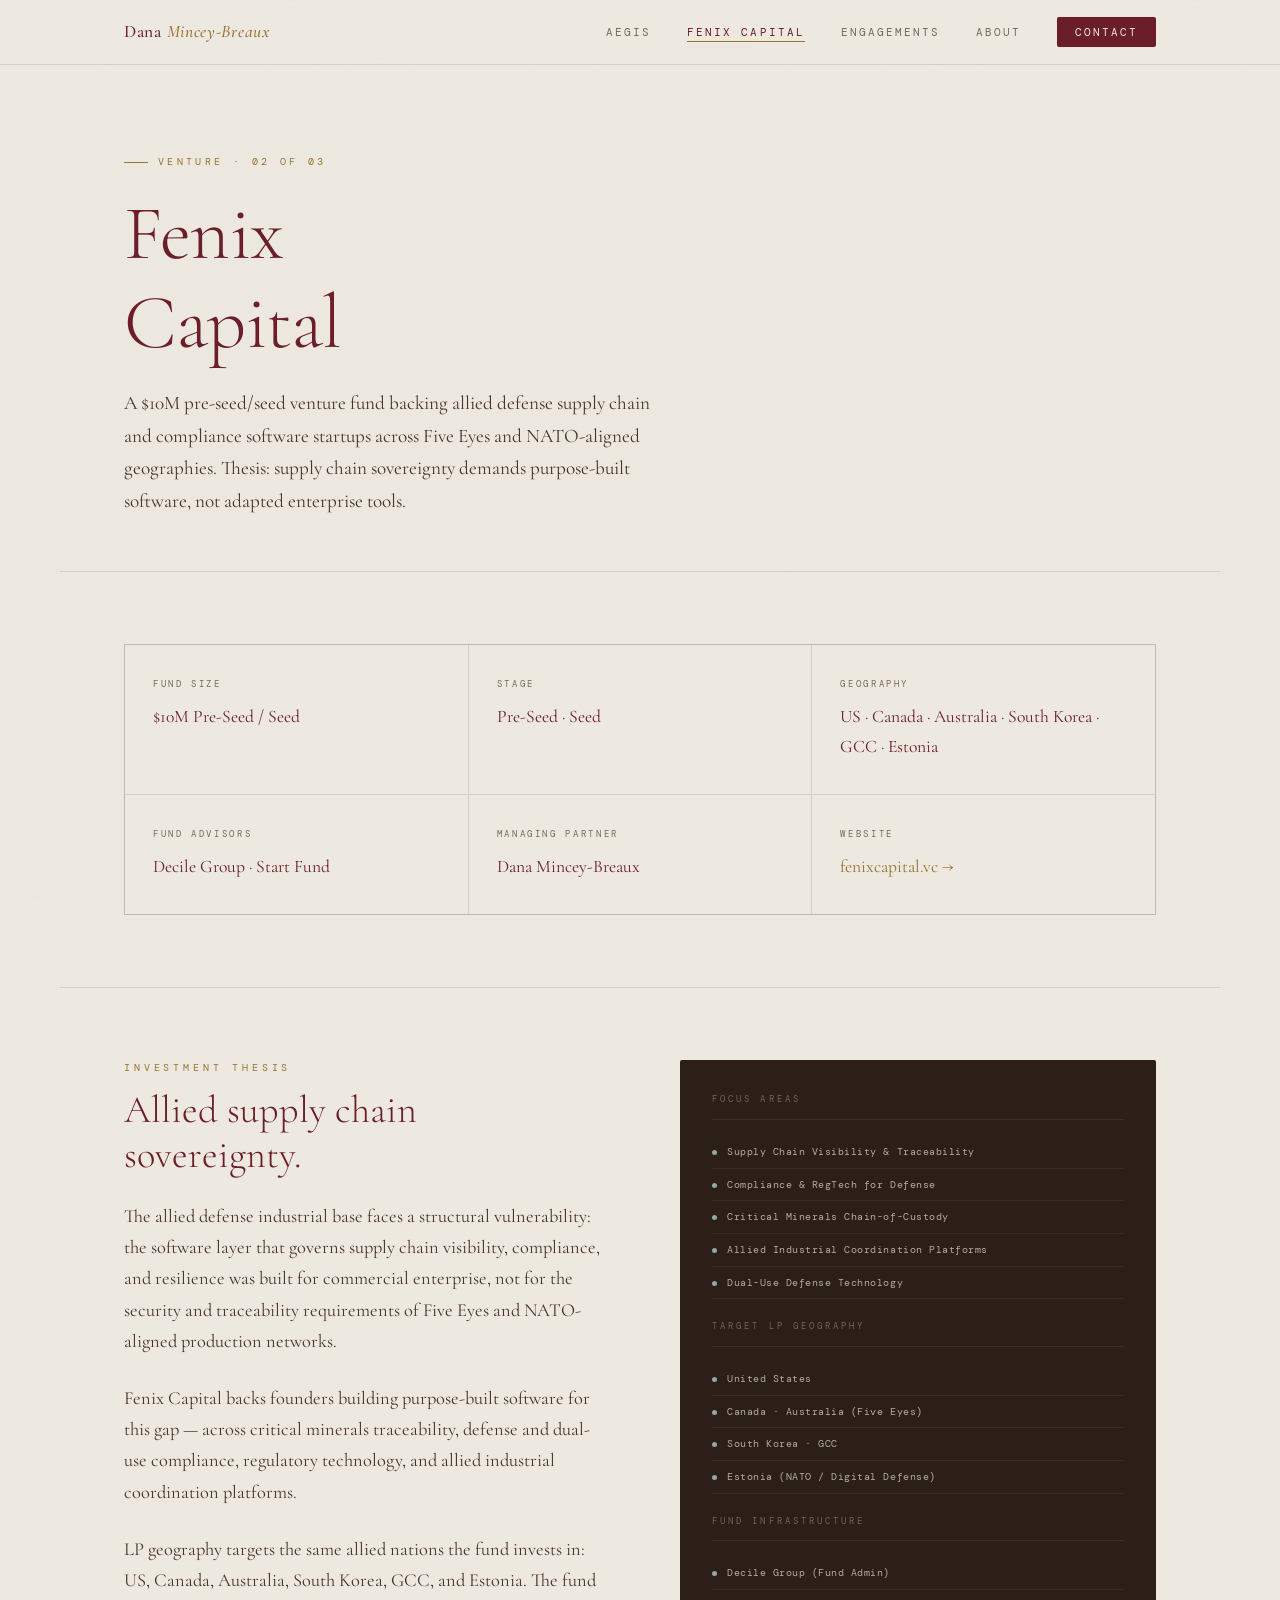
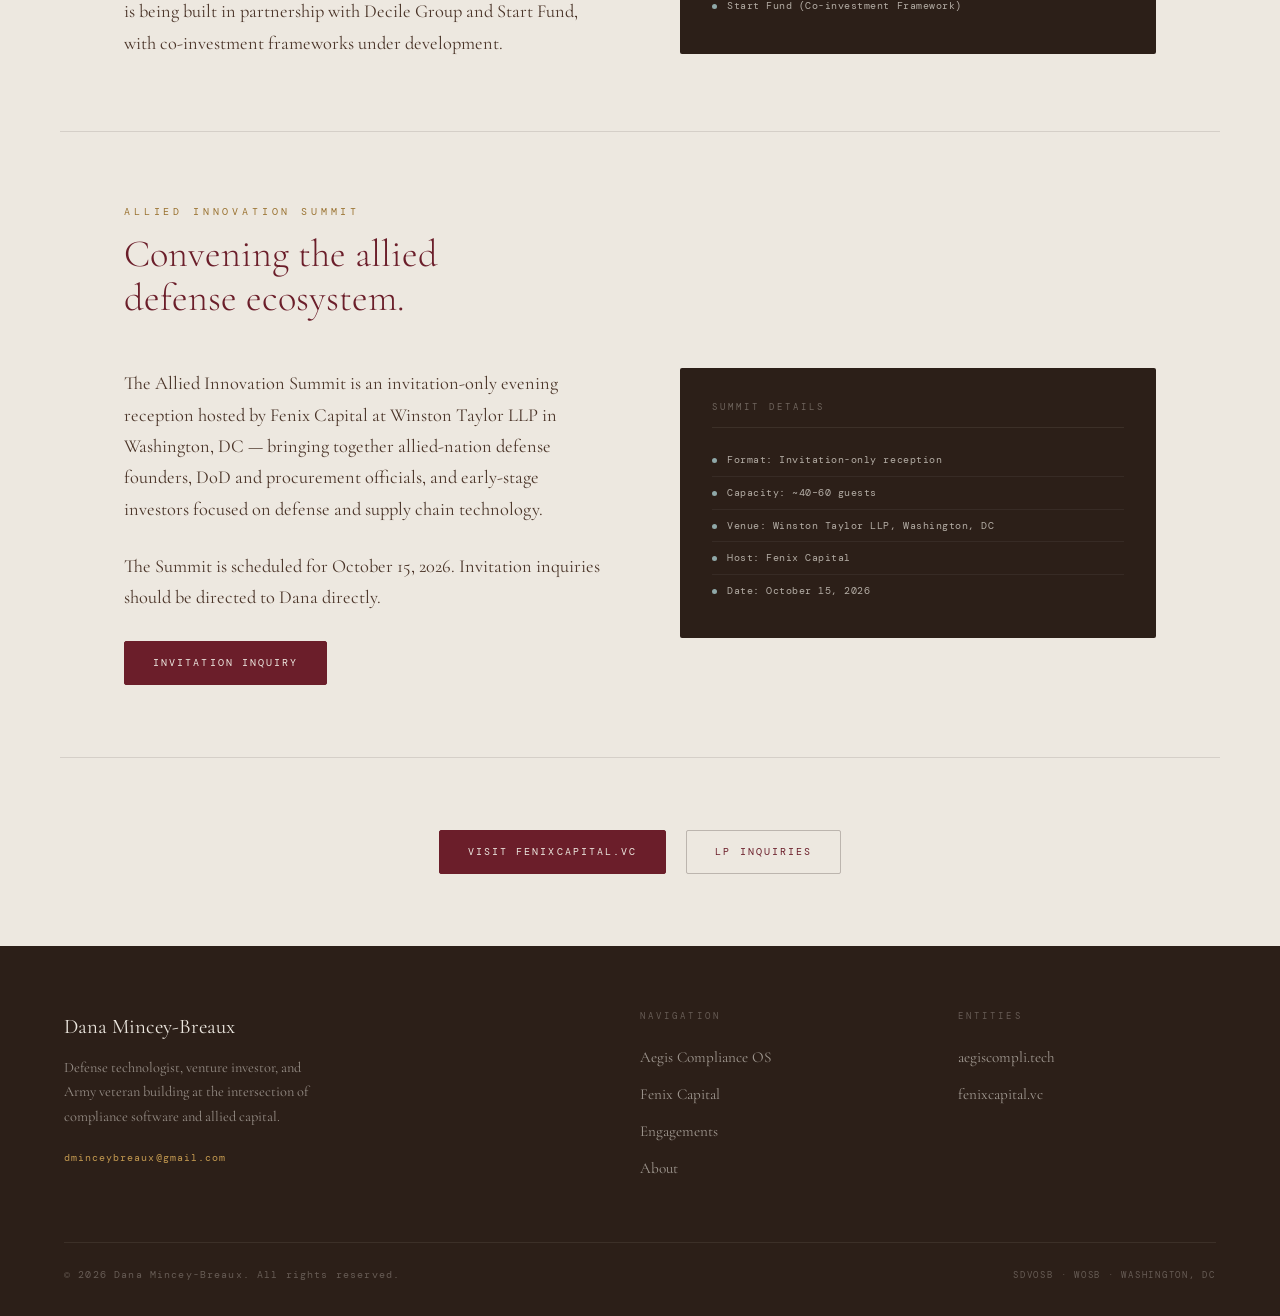
<file: fenix.html>
<!DOCTYPE html>
<html lang="en">
<head>
  <meta charset="UTF-8">
  <meta name="viewport" content="width=device-width, initial-scale=1.0">
  <title>Fenix Capital — Dana Mincey-Breaux</title>
  <meta name="description" content="Fenix Capital — pre-seed/seed venture fund focused on allied defense supply chain and compliance software across Five Eyes and NATO-aligned geographies.">
  <link rel="stylesheet" href="css/style.css">
</head>
<body>

<nav class="nav">
  <div class="nav-inner">
    <a class="nav-logo" href="index.html">Dana <span>Mincey-Breaux</span></a>
    <ul class="nav-links">
      <li><a href="aegis.html">Aegis</a></li>
      <li><a href="fenix.html">Fenix Capital</a></li>
      <li><a href="engagements.html">Engagements</a></li>
      <li><a href="about.html">About</a></li>
      <li><a href="about.html#contact" class="nav-cta">Contact</a></li>
    </ul>
    <button class="nav-toggle" aria-label="Toggle navigation">
      <span></span><span></span><span></span>
    </button>
  </div>
</nav>

<div class="page">

  <div class="page-hero">
    <div class="page-hero-eyebrow">Venture · 02 of 03</div>
    <h1>Fenix<br>Capital</h1>
    <p class="page-hero-sub">
      A $10M pre-seed/seed venture fund backing allied defense supply chain and
      compliance software startups across Five Eyes and NATO-aligned geographies.
      Thesis: supply chain sovereignty demands purpose-built software,
      not adapted enterprise tools.
    </p>
  </div>

  <section class="section">
    <div class="three-col reveal">
      <div class="info-cell">
        <div class="info-cell-label">Fund Size</div>
        <div class="info-cell-value">$10M Pre-Seed / Seed</div>
      </div>
      <div class="info-cell">
        <div class="info-cell-label">Stage</div>
        <div class="info-cell-value">Pre-Seed · Seed</div>
      </div>
      <div class="info-cell">
        <div class="info-cell-label">Geography</div>
        <div class="info-cell-value">US · Canada · Australia · South Korea · GCC · Estonia</div>
      </div>
      <div class="info-cell">
        <div class="info-cell-label">Fund Advisors</div>
        <div class="info-cell-value">Decile Group · Start Fund</div>
      </div>
      <div class="info-cell">
        <div class="info-cell-label">Managing Partner</div>
        <div class="info-cell-value">Dana Mincey-Breaux</div>
      </div>
      <div class="info-cell">
        <div class="info-cell-label">Website</div>
        <div class="info-cell-value"><a href="https://fenixcapital.vc" target="_blank" rel="noopener" style="color:var(--blue);">fenixcapital.vc →</a></div>
      </div>
    </div>
  </section>

  <hr class="divider">

  <section class="section">
    <div class="two-col">
      <div class="reveal">
        <div class="section-label">Investment Thesis</div>
        <h2 class="section-title" style="margin-bottom:24px;">Allied supply chain<br>sovereignty.</h2>
        <p style="margin-bottom:1.4em;">
          The allied defense industrial base faces a structural vulnerability: the software
          layer that governs supply chain visibility, compliance, and resilience was built
          for commercial enterprise, not for the security and traceability requirements of
          Five Eyes and NATO-aligned production networks.
        </p>
        <p style="margin-bottom:1.4em;">
          Fenix Capital backs founders building purpose-built software for this gap —
          across critical minerals traceability, defense and dual-use compliance,
          regulatory technology, and allied industrial coordination platforms.
        </p>
        <p>
          LP geography targets the same allied nations the fund invests in: US, Canada,
          Australia, South Korea, GCC, and Estonia. The fund is being built in partnership
          with Decile Group and Start Fund, with co-investment frameworks under development.
        </p>
      </div>

      <div class="reveal">
        <div class="credentials-panel">
          <div class="creds-section-label">Focus Areas</div>
          <div class="cred-row"><div class="cred-dot"></div><div class="cred-text">Supply Chain Visibility &amp; Traceability</div></div>
          <div class="cred-row"><div class="cred-dot"></div><div class="cred-text">Compliance &amp; RegTech for Defense</div></div>
          <div class="cred-row"><div class="cred-dot"></div><div class="cred-text">Critical Minerals Chain-of-Custody</div></div>
          <div class="cred-row"><div class="cred-dot"></div><div class="cred-text">Allied Industrial Coordination Platforms</div></div>
          <div class="cred-row"><div class="cred-dot"></div><div class="cred-text">Dual-Use Defense Technology</div></div>

          <div class="creds-section-label" style="margin-top:20px;">Target LP Geography</div>
          <div class="cred-row"><div class="cred-dot"></div><div class="cred-text">United States</div></div>
          <div class="cred-row"><div class="cred-dot"></div><div class="cred-text">Canada · Australia (Five Eyes)</div></div>
          <div class="cred-row"><div class="cred-dot"></div><div class="cred-text">South Korea · GCC</div></div>
          <div class="cred-row"><div class="cred-dot"></div><div class="cred-text">Estonia (NATO / Digital Defense)</div></div>

          <div class="creds-section-label" style="margin-top:20px;">Fund Infrastructure</div>
          <div class="cred-row"><div class="cred-dot"></div><div class="cred-text">Decile Group (Fund Admin)</div></div>
          <div class="cred-row"><div class="cred-dot"></div><div class="cred-text">Start Fund (Co-investment Framework)</div></div>
        </div>
      </div>
    </div>
  </section>

  <hr class="divider">

  <section class="section">
    <div class="section-header reveal">
      <div class="section-label">Allied Innovation Summit</div>
      <h2 class="section-title">Convening the allied<br>defense ecosystem.</h2>
    </div>
    <div class="two-col reveal">
      <div>
        <p style="margin-bottom:1.4em;">
          The Allied Innovation Summit is an invitation-only evening reception hosted
          by Fenix Capital at Winston Taylor LLP
          in Washington, DC — bringing together allied-nation defense founders, DoD and
          procurement officials, and early-stage investors focused on defense and
          supply chain technology.
        </p>
        <p>
          The Summit is scheduled for October 15, 2026. Invitation inquiries should be
          directed to Dana directly.
        </p>
        <div style="margin-top:28px;">
          <a href="about.html#contact" class="btn btn-primary">Invitation Inquiry</a>
        </div>
      </div>
      <div>
        <div class="credentials-panel">
          <div class="creds-section-label">Summit Details</div>
          <div class="cred-row"><div class="cred-dot"></div><div class="cred-text">Format: Invitation-only reception</div></div>
          <div class="cred-row"><div class="cred-dot"></div><div class="cred-text">Capacity: ~40–60 guests</div></div>
          <div class="cred-row"><div class="cred-dot"></div><div class="cred-text">Venue: Winston Taylor LLP, Washington, DC</div></div>
          <div class="cred-row"><div class="cred-dot"></div><div class="cred-text">Host: Fenix Capital</div></div>
          <div class="cred-row"><div class="cred-dot"></div><div class="cred-text">Date: October 15, 2026</div></div>
        </div>
      </div>
    </div>
  </section>

  <hr class="divider">

  <section class="section" style="text-align:center;">
    <div class="reveal">
      <a href="https://fenixcapital.vc" target="_blank" rel="noopener" class="btn btn-primary" style="margin-right:16px;">Visit fenixcapital.vc</a>
      <a href="about.html#contact" class="btn btn-outline">LP Inquiries</a>
    </div>
  </section>

  <footer class="footer">
    <div class="footer-inner">
      <div>
        <div class="footer-about-name">Dana Mincey-Breaux</div>
        <p class="footer-about-desc">Defense technologist, venture investor, and Army veteran building at the intersection of compliance software and allied capital.</p>
        <div class="footer-contact-line"><a href="mailto:dminceybreaux@gmail.com">dminceybreaux@gmail.com</a></div>
      </div>
      <div>
        <div class="footer-col-label">Navigation</div>
        <ul class="footer-links">
          <li><a href="aegis.html">Aegis Compliance OS</a></li>
          <li><a href="fenix.html">Fenix Capital</a></li>
          <li><a href="engagements.html">Engagements</a></li>
          <li><a href="about.html">About</a></li>
        </ul>
      </div>
      <div>
        <div class="footer-col-label">Entities</div>
        <ul class="footer-links">
          <li><a href="https://aegiscompli.tech" target="_blank" rel="noopener">aegiscompli.tech</a></li>
          <li><a href="https://fenixcapital.vc" target="_blank" rel="noopener">fenixcapital.vc</a></li>
        </ul>
      </div>
    </div>
    <div class="footer-bottom">
      <div class="footer-copy">© 2026 Dana Mincey-Breaux. All rights reserved.</div>
      <div class="footer-sdvosb">SDVOSB · WOSB · Washington, DC</div>
    </div>
  </footer>

</div>
<script src="js/main.js"></script>
</body>
</html>
</file>
<file: css/style.css>
/* ============================================
   DANA MINCEY-BREAUX — Personal Site
   Palette: Sage Mist / Garnet / Gold / Walnut
   Inspired by editorial moodboard
   Typography: Cormorant Garamond + DM Mono
   ============================================ */

@import url('https://fonts.googleapis.com/css2?family=Cormorant+Garamond:ital,wght@0,300;0,400;0,500;0,600;0,700;1,300;1,400;1,500&family=DM+Mono:wght@300;400;500&family=Chakra+Petch:wght@400;500;600&display=swap');

:root {
  /* Surfaces — warm stone pulled from photo background */
  --cream:       #EDE8E0;
  --cream-dark:  #E4DDD4;
  --cream-deep:  #D9D0C5;

  /* Garnet — deep burgundy from red spheres & tray */
  --navy:        #6B1E2A;
  --navy-mid:    #8A2535;
  --navy-light:  #A83040;

  /* Gold — hammered dome accent */
  --blue:        #9A7230;
  --blue-light:  #C49A50;
  --blue-glow:   rgba(154,114,48,0.12);

  /* Sage mist — blue-grey plate and glass */
  --silver:      #8FA8A8;
  --sage:        #7A9E9E;
  --sage-glow:   rgba(122,158,158,0.15);

  /* Text — walnut brown from wood panel */
  --text-body:   #2C1F18;
  --text-mid:    #4A3428;
  --text-light:  #7A6858;

  /* Rules */
  --rule:        rgba(44,31,24,0.12);
  --rule-strong: rgba(44,31,24,0.25);

  --font-display: 'Cormorant Garamond', Georgia, serif;
  --font-mono:    'DM Mono', monospace;
  --font-ui:      'Chakra Petch', monospace;

  --max-w: 1160px;
  --pad: clamp(24px, 5vw, 80px);
}

*, *::before, *::after { box-sizing: border-box; margin: 0; padding: 0; }

html { scroll-behavior: smooth; font-size: 16px; }

body {
  background: var(--cream);
  color: var(--text-body);
  font-family: var(--font-display);
  line-height: 1.7;
  -webkit-font-smoothing: antialiased;
}

/* ── NOISE TEXTURE OVERLAY ── */
body::before {
  content: '';
  position: fixed;
  inset: 0;
  background-image: url("data:image/svg+xml,%3Csvg viewBox='0 0 256 256' xmlns='http://www.w3.org/2000/svg'%3E%3Cfilter id='noise'%3E%3CfeTurbulence type='fractalNoise' baseFrequency='0.9' numOctaves='4' stitchTiles='stitch'/%3E%3C/filter%3E%3Crect width='100%25' height='100%25' filter='url(%23noise)' opacity='0.03'/%3E%3C/svg%3E");
  pointer-events: none;
  z-index: 0;
  opacity: 0.4;
}

/* ── TYPOGRAPHY ── */
h1, h2, h3, h4 { font-family: var(--font-display); font-weight: 300; line-height: 1.15; color: var(--navy); }
h1 { font-size: clamp(2.8rem, 6vw, 5.5rem); letter-spacing: -0.01em; }
h2 { font-size: clamp(2rem, 4vw, 3.2rem); }
h3 { font-size: clamp(1.3rem, 2.5vw, 1.8rem); font-weight: 400; }
h4 { font-size: 1.1rem; font-weight: 500; letter-spacing: 0.02em; }

p { font-size: clamp(1rem, 1.5vw, 1.15rem); color: var(--text-mid); max-width: 68ch; }

a { color: var(--blue); text-decoration: none; transition: color 0.2s; }
a:hover { color: var(--navy); }

/* ── UTILITY ── */
.container { max-width: var(--max-w); margin: 0 auto; padding: 0 var(--pad); }
.mono { font-family: var(--font-mono); }
.ui { font-family: var(--font-ui); }
.rule { border: none; border-top: 1px solid var(--rule); margin: 0; }
.rule-strong { border-top-color: var(--rule-strong); }

/* ── NAVIGATION ── */
.nav {
  position: fixed;
  top: 0;
  left: 0;
  right: 0;
  z-index: 100;
  background: rgba(237,232,224,0.94);
  backdrop-filter: blur(16px);
  -webkit-backdrop-filter: blur(16px);
  border-bottom: 1px solid var(--rule);
}

.nav-inner {
  max-width: var(--max-w);
  margin: 0 auto;
  padding: 0 var(--pad);
  height: 64px;
  display: flex;
  align-items: center;
  justify-content: space-between;
}

.nav-logo {
  font-family: var(--font-display);
  font-size: 1.1rem;
  font-weight: 500;
  letter-spacing: 0.04em;
  color: var(--navy);
  text-decoration: none;
}

.nav-logo span {
  color: var(--blue);
  font-style: italic;
}

.nav-links {
  display: flex;
  align-items: center;
  gap: 36px;
  list-style: none;
}

.nav-links a {
  font-family: var(--font-mono);
  font-size: 0.7rem;
  letter-spacing: 0.18em;
  text-transform: uppercase;
  color: var(--text-light);
  text-decoration: none;
  transition: color 0.2s;
  position: relative;
}

.nav-links a::after {
  content: '';
  position: absolute;
  bottom: -3px;
  left: 0;
  right: 0;
  height: 1px;
  background: var(--blue);
  transform: scaleX(0);
  transition: transform 0.2s;
}

.nav-links a:hover,
.nav-links a.active { color: var(--navy); }
.nav-links a:hover::after,
.nav-links a.active::after { transform: scaleX(1); }

.nav-cta {
  font-family: var(--font-mono);
  font-size: 0.65rem;
  letter-spacing: 0.2em;
  text-transform: uppercase;
  color: var(--cream) !important;
  background: var(--navy);
  padding: 8px 18px;
  border-radius: 2px;
  transition: background 0.2s !important;
}

.nav-cta:hover { background: var(--navy-mid) !important; color: var(--cream) !important; }
.nav-cta::after { display: none !important; }

/* Mobile nav */
.nav-toggle {
  display: none;
  flex-direction: column;
  gap: 5px;
  cursor: pointer;
  background: none;
  border: none;
  padding: 4px;
}

.nav-toggle span {
  display: block;
  width: 22px;
  height: 1.5px;
  background: var(--navy);
  transition: all 0.3s;
}

@media (max-width: 768px) {
  .nav-links { display: none; }
  .nav-links.open {
    display: flex;
    flex-direction: column;
    position: absolute;
    top: 64px;
    left: 0;
    right: 0;
    background: var(--cream);
    border-bottom: 1px solid var(--rule);
    padding: 24px var(--pad);
    gap: 20px;
  }
  .nav-toggle { display: flex; }
}

/* ── PAGE WRAPPER ── */
.page { padding-top: 64px; }

/* ── HERO ── */
.hero {
  min-height: 92vh;
  display: flex;
  flex-direction: column;
  justify-content: center;
  padding: clamp(60px, 10vh, 120px) var(--pad);
  max-width: var(--max-w);
  margin: 0 auto;
  position: relative;
}

.hero-eyebrow {
  font-family: var(--font-mono);
  font-size: 0.65rem;
  letter-spacing: 0.35em;
  text-transform: uppercase;
  color: var(--blue);
  margin-bottom: 28px;
  display: flex;
  align-items: center;
  gap: 12px;
}

.hero-eyebrow::before {
  content: '';
  display: inline-block;
  width: 32px;
  height: 1px;
  background: var(--blue);
}

.hero-headline {
  font-size: clamp(2.4rem, 5.5vw, 5rem);
  font-weight: 300;
  line-height: 1.1;
  color: var(--navy);
  max-width: 16ch;
  margin-bottom: 32px;
  position: relative;
}

.hero-headline em {
  font-style: italic;
  color: var(--blue);
}

/* Unredact animation */
.unredact {
  opacity: 0;
  animation: unredact 0.8s ease forwards;
}

.unredact-1 { animation-delay: 0.2s; }
.unredact-2 { animation-delay: 0.5s; }
.unredact-3 { animation-delay: 0.8s; }
.unredact-4 { animation-delay: 1.1s; }

@keyframes unredact {
  0%   { opacity: 0; filter: blur(4px); transform: translateY(12px); }
  100% { opacity: 1; filter: blur(0); transform: translateY(0); }
}

.hero-sub {
  font-family: var(--font-mono);
  font-size: 0.75rem;
  letter-spacing: 0.15em;
  text-transform: uppercase;
  color: var(--text-light);
  margin-bottom: 48px;
  display: flex;
  flex-wrap: wrap;
  gap: 0;
}

.hero-sub-item {
  display: flex;
  align-items: center;
  gap: 12px;
}

.hero-sub-item + .hero-sub-item::before {
  content: '·';
  color: var(--rule-strong);
  margin: 0 4px;
}

.hero-actions {
  display: flex;
  gap: 16px;
  flex-wrap: wrap;
}

.btn {
  font-family: var(--font-mono);
  font-size: 0.65rem;
  letter-spacing: 0.2em;
  text-transform: uppercase;
  padding: 12px 28px;
  border-radius: 2px;
  cursor: pointer;
  transition: all 0.2s;
  text-decoration: none;
  display: inline-block;
}

.btn-primary {
  background: var(--navy);
  color: var(--cream);
  border: 1px solid var(--navy);
}

.btn-primary:hover {
  background: var(--blue);
  border-color: var(--blue);
  color: var(--cream);
}

.btn-outline {
  background: transparent;
  color: var(--navy);
  border: 1px solid var(--rule-strong);
}

.btn-outline:hover {
  border-color: var(--navy);
  color: var(--navy);
  background: rgba(44,31,24,0.04);
}

/* Hero grid lines decoration */
.hero-grid {
  position: absolute;
  right: 0;
  top: 0;
  bottom: 0;
  width: 38%;
  pointer-events: none;
  overflow: hidden;
  opacity: 0.35;
}

.hero-grid svg { width: 100%; height: 100%; }

/* ── ENTITY CARDS ── */
.entities {
  padding: clamp(60px, 8vh, 100px) var(--pad);
  max-width: var(--max-w);
  margin: 0 auto;
}

.section-header {
  margin-bottom: 48px;
}

.section-label {
  font-family: var(--font-mono);
  font-size: 0.6rem;
  letter-spacing: 0.4em;
  text-transform: uppercase;
  color: var(--blue);
  margin-bottom: 12px;
}

.section-title {
  font-size: clamp(1.6rem, 3vw, 2.4rem);
  font-weight: 300;
  color: var(--navy);
}

.entity-grid {
  display: grid;
  grid-template-columns: repeat(auto-fit, minmax(300px, 1fr));
  gap: 1px;
  background: var(--rule);
  border: 1px solid var(--rule);
}

.entity-card {
  background: var(--cream);
  padding: 40px 36px;
  position: relative;
  overflow: hidden;
  transition: background 0.3s;
  text-decoration: none;
  display: block;
  color: inherit;
}

.entity-card::before {
  content: '';
  position: absolute;
  top: 0;
  left: 0;
  right: 0;
  height: 3px;
  background: var(--navy);
  transform: scaleX(0);
  transition: transform 0.4s cubic-bezier(0.4,0,0.2,1);
  transform-origin: left;
}

.entity-card:hover { background: var(--cream-dark); }
.entity-card:hover::before { transform: scaleX(1); }

.entity-num {
  font-family: var(--font-mono);
  font-size: 0.6rem;
  letter-spacing: 0.3em;
  color: var(--text-light);
  margin-bottom: 28px;
}

.entity-name {
  font-size: 1.5rem;
  font-weight: 500;
  color: var(--navy);
  margin-bottom: 8px;
  line-height: 1.2;
}

.entity-type {
  font-family: var(--font-mono);
  font-size: 0.6rem;
  letter-spacing: 0.25em;
  text-transform: uppercase;
  color: var(--blue);
  margin-bottom: 20px;
}

.entity-desc {
  font-size: 0.95rem;
  color: var(--text-mid);
  line-height: 1.7;
  margin-bottom: 28px;
  max-width: none;
}

.entity-link {
  font-family: var(--font-mono);
  font-size: 0.6rem;
  letter-spacing: 0.2em;
  text-transform: uppercase;
  color: var(--navy);
  display: flex;
  align-items: center;
  gap: 8px;
}

.entity-link::after {
  content: '→';
  transition: transform 0.2s;
}

.entity-card:hover .entity-link::after { transform: translateX(4px); }

/* ── ENGAGEMENTS STRIP ── */
.engagements-strip {
  background: #2C1F18;
  padding: clamp(48px, 7vh, 80px) var(--pad);
  position: relative;
  overflow: hidden;
}

.engagements-strip::before {
  content: '';
  position: absolute;
  inset: 0;
  background: repeating-linear-gradient(
    90deg,
    rgba(154,114,48,0.06) 0px,
    rgba(154,114,48,0.06) 1px,
    transparent 1px,
    transparent 80px
  );
}

.engagements-inner {
  max-width: var(--max-w);
  margin: 0 auto;
  position: relative;
}

.engagements-label {
  font-family: var(--font-mono);
  font-size: 0.6rem;
  letter-spacing: 0.4em;
  text-transform: uppercase;
  color: #C49A50;
  margin-bottom: 36px;
}

.engagement-list {
  display: grid;
  grid-template-columns: repeat(auto-fit, minmax(280px, 1fr));
  gap: 32px;
}

.engagement-item {
  border-left: 1px solid rgba(196,154,80,0.3);
  padding-left: 20px;
}

.engagement-date {
  font-family: var(--font-mono);
  font-size: 0.6rem;
  letter-spacing: 0.2em;
  color: #8FA8A8;
  text-transform: uppercase;
  margin-bottom: 8px;
}

.engagement-title {
  font-family: var(--font-display);
  font-size: 1.05rem;
  font-weight: 400;
  color: #EDE8E0;
  line-height: 1.4;
  margin-bottom: 6px;
}

.engagement-org {
  font-family: var(--font-mono);
  font-size: 0.65rem;
  color: rgba(237,232,224,0.45);
  letter-spacing: 0.1em;
}

/* ── CREDENTIALS BAR ── */
.credentials-bar {
  background: var(--cream-deep);
  border-top: 1px solid var(--rule);
  border-bottom: 1px solid var(--rule);
  padding: 20px var(--pad);
  overflow: hidden;
}

.credentials-inner {
  max-width: var(--max-w);
  margin: 0 auto;
  display: flex;
  gap: 36px;
  align-items: center;
  flex-wrap: wrap;
}

.cred-item {
  font-family: var(--font-mono);
  font-size: 0.6rem;
  letter-spacing: 0.2em;
  text-transform: uppercase;
  color: var(--text-light);
  white-space: nowrap;
  display: flex;
  align-items: center;
  gap: 8px;
}

.cred-item::before {
  content: '';
  display: inline-block;
  width: 4px;
  height: 4px;
  border-radius: 50%;
  background: var(--blue);
  flex-shrink: 0;
}

/* ── FOOTER ── */
.footer {
  background: #2C1F18;
  color: rgba(237,232,224,0.6);
  padding: clamp(48px, 7vh, 80px) var(--pad) 32px;
}

.footer-inner {
  max-width: var(--max-w);
  margin: 0 auto;
  display: grid;
  grid-template-columns: 2fr 1fr 1fr;
  gap: 60px;
  margin-bottom: 60px;
}

.footer-about-name {
  font-family: var(--font-display);
  font-size: 1.3rem;
  font-weight: 400;
  color: var(--cream);
  margin-bottom: 12px;
}

.footer-about-desc {
  font-size: 0.9rem;
  line-height: 1.7;
  max-width: 38ch;
  color: rgba(237,232,224,0.55);
  margin-bottom: 20px;
}

.footer-contact-line {
  font-family: var(--font-mono);
  font-size: 0.65rem;
  letter-spacing: 0.1em;
  color: rgba(237,232,224,0.5);
  margin-bottom: 6px;
}

.footer-contact-line a { color: var(--blue-light); }

.footer-col-label {
  font-family: var(--font-mono);
  font-size: 0.55rem;
  letter-spacing: 0.35em;
  text-transform: uppercase;
  color: rgba(237,232,224,0.3);
  margin-bottom: 20px;
}

.footer-links {
  list-style: none;
  display: flex;
  flex-direction: column;
  gap: 10px;
}

.footer-links a {
  font-family: var(--font-display);
  font-size: 0.95rem;
  color: rgba(237,232,224,0.6);
  text-decoration: none;
  transition: color 0.2s;
}

.footer-links a:hover { color: var(--cream); }

.footer-bottom {
  max-width: var(--max-w);
  margin: 0 auto;
  padding-top: 24px;
  border-top: 1px solid rgba(237,232,224,0.08);
  display: flex;
  justify-content: space-between;
  align-items: center;
  flex-wrap: gap;
  gap: 12px;
}

.footer-copy {
  font-family: var(--font-mono);
  font-size: 0.6rem;
  letter-spacing: 0.12em;
  color: rgba(237,232,224,0.3);
}

.footer-sdvosb {
  font-family: var(--font-mono);
  font-size: 0.55rem;
  letter-spacing: 0.2em;
  text-transform: uppercase;
  color: rgba(237,232,224,0.3);
}

@media (max-width: 768px) {
  .footer-inner { grid-template-columns: 1fr; gap: 40px; }
  .footer-bottom { flex-direction: column; align-items: flex-start; }
  .hero-grid { display: none; }
}

/* ── INNER PAGE HERO ── */
.page-hero {
  padding: clamp(60px, 10vh, 100px) var(--pad) clamp(40px, 6vh, 60px);
  max-width: var(--max-w);
  margin: 0 auto;
  border-bottom: 1px solid var(--rule);
}

.page-hero-eyebrow {
  font-family: var(--font-mono);
  font-size: 0.6rem;
  letter-spacing: 0.35em;
  text-transform: uppercase;
  color: var(--blue);
  margin-bottom: 20px;
  display: flex;
  align-items: center;
  gap: 10px;
}

.page-hero-eyebrow::before {
  content: '';
  width: 24px;
  height: 1px;
  background: var(--blue);
}

.page-hero h1 { margin-bottom: 20px; }

.page-hero-sub {
  font-size: clamp(1rem, 1.8vw, 1.2rem);
  color: var(--text-mid);
  max-width: 60ch;
}

/* ── CONTENT SECTIONS ── */
.section {
  padding: clamp(60px, 8vh, 100px) var(--pad);
  max-width: var(--max-w);
  margin: 0 auto;
}

.section + .section { padding-top: 0; }

/* ── ABOUT / BIO LAYOUT ── */
.bio-grid {
  display: grid;
  grid-template-columns: 1fr 380px;
  gap: 80px;
  align-items: start;
}

@media (max-width: 900px) {
  .bio-grid { grid-template-columns: 1fr; gap: 48px; }
}

.bio-body p { margin-bottom: 1.4em; }
.bio-body p:last-child { margin-bottom: 0; }

.about-portrait {
  width: 100%;
  height: auto;
  display: block;
  border-radius: 2px;
  margin-bottom: 24px;
}

.credentials-panel {
  background: #2C1F18;
  padding: 32px;
  border-radius: 2px;
}

.creds-section-label {
  font-family: var(--font-mono);
  font-size: 0.55rem;
  letter-spacing: 0.35em;
  text-transform: uppercase;
  color: rgba(237,232,224,0.35);
  margin-bottom: 16px;
  padding-bottom: 12px;
  border-bottom: 1px solid rgba(237,232,224,0.08);
}

.cred-row {
  display: flex;
  align-items: flex-start;
  gap: 10px;
  padding: 8px 0;
  border-bottom: 1px solid rgba(237,232,224,0.06);
}

.cred-row:last-child { border-bottom: none; }

.cred-dot {
  width: 5px;
  height: 5px;
  border-radius: 50%;
  background: #8FA8A8;
  margin-top: 6px;
  flex-shrink: 0;
}

.cred-text {
  font-family: var(--font-mono);
  font-size: 0.65rem;
  color: rgba(237,232,224,0.7);
  letter-spacing: 0.05em;
  line-height: 1.5;
}

/* ── ENGAGEMENTS PAGE TABLE ── */
.engagement-table {
  width: 100%;
  border-collapse: collapse;
}

.engagement-table th {
  font-family: var(--font-mono);
  font-size: 0.55rem;
  letter-spacing: 0.3em;
  text-transform: uppercase;
  color: var(--text-light);
  text-align: left;
  padding: 12px 16px;
  border-bottom: 1px solid var(--rule-strong);
}

.engagement-table td {
  padding: 18px 16px;
  border-bottom: 1px solid var(--rule);
  vertical-align: top;
}

.engagement-table tr:hover td { background: var(--cream-dark); }

.et-date {
  font-family: var(--font-mono);
  font-size: 0.65rem;
  color: var(--blue);
  letter-spacing: 0.1em;
  white-space: nowrap;
}

.et-event {
  font-family: var(--font-display);
  font-size: 1rem;
  color: var(--navy);
  font-weight: 500;
}

.et-org {
  font-family: var(--font-mono);
  font-size: 0.65rem;
  color: var(--text-light);
  margin-top: 4px;
  letter-spacing: 0.05em;
}

.et-role {
  font-family: var(--font-mono);
  font-size: 0.6rem;
  letter-spacing: 0.12em;
  text-transform: uppercase;
  color: var(--text-light);
}

.et-badge {
  display: inline-block;
  font-family: var(--font-mono);
  font-size: 0.55rem;
  letter-spacing: 0.15em;
  text-transform: uppercase;
  padding: 3px 8px;
  border-radius: 2px;
}

.et-badge.upcoming { background: rgba(154,114,48,0.10); color: var(--blue); }
.et-badge.completed { background: rgba(44,31,24,0.06); color: var(--text-light); }
.et-badge.speaker { background: rgba(44,31,24,0.10); color: var(--navy); }

/* ── ENTITY DETAIL PAGE ── */
.entity-detail-header {
  padding: clamp(60px,10vh,100px) var(--pad) 0;
  max-width: var(--max-w);
  margin: 0 auto;
}

.entity-detail-logo {
  width: 56px;
  height: 56px;
  background: var(--navy);
  border-radius: 2px;
  display: flex;
  align-items: center;
  justify-content: center;
  margin-bottom: 28px;
}

.entity-detail-logo span {
  font-family: var(--font-ui);
  font-size: 1rem;
  font-weight: 600;
  color: var(--cream);
  letter-spacing: 0.05em;
}

.two-col {
  display: grid;
  grid-template-columns: 1fr 1fr;
  gap: 80px;
  align-items: start;
}

@media (max-width: 860px) {
  .two-col { grid-template-columns: 1fr; gap: 48px; }
}

.three-col {
  display: grid;
  grid-template-columns: repeat(3, 1fr);
  gap: 1px;
  background: var(--rule);
  border: 1px solid var(--rule);
}

@media (max-width: 860px) {
  .three-col { grid-template-columns: 1fr; }
}

.info-cell {
  background: var(--cream);
  padding: 32px 28px;
}

.info-cell-label {
  font-family: var(--font-mono);
  font-size: 0.55rem;
  letter-spacing: 0.3em;
  text-transform: uppercase;
  color: var(--text-light);
  margin-bottom: 10px;
}

.info-cell-value {
  font-family: var(--font-display);
  font-size: 1.1rem;
  color: var(--navy);
  font-weight: 400;
}

/* ── SCROLL REVEAL ── */
.reveal {
  opacity: 0;
  transform: translateY(24px);
  transition: opacity 0.7s ease, transform 0.7s ease;
}

.reveal.visible {
  opacity: 1;
  transform: translateY(0);
}

/* ── DIVIDER ── */
.divider {
  border: none;
  border-top: 1px solid var(--rule);
  max-width: var(--max-w);
  margin: 0 auto;
}
</file>
